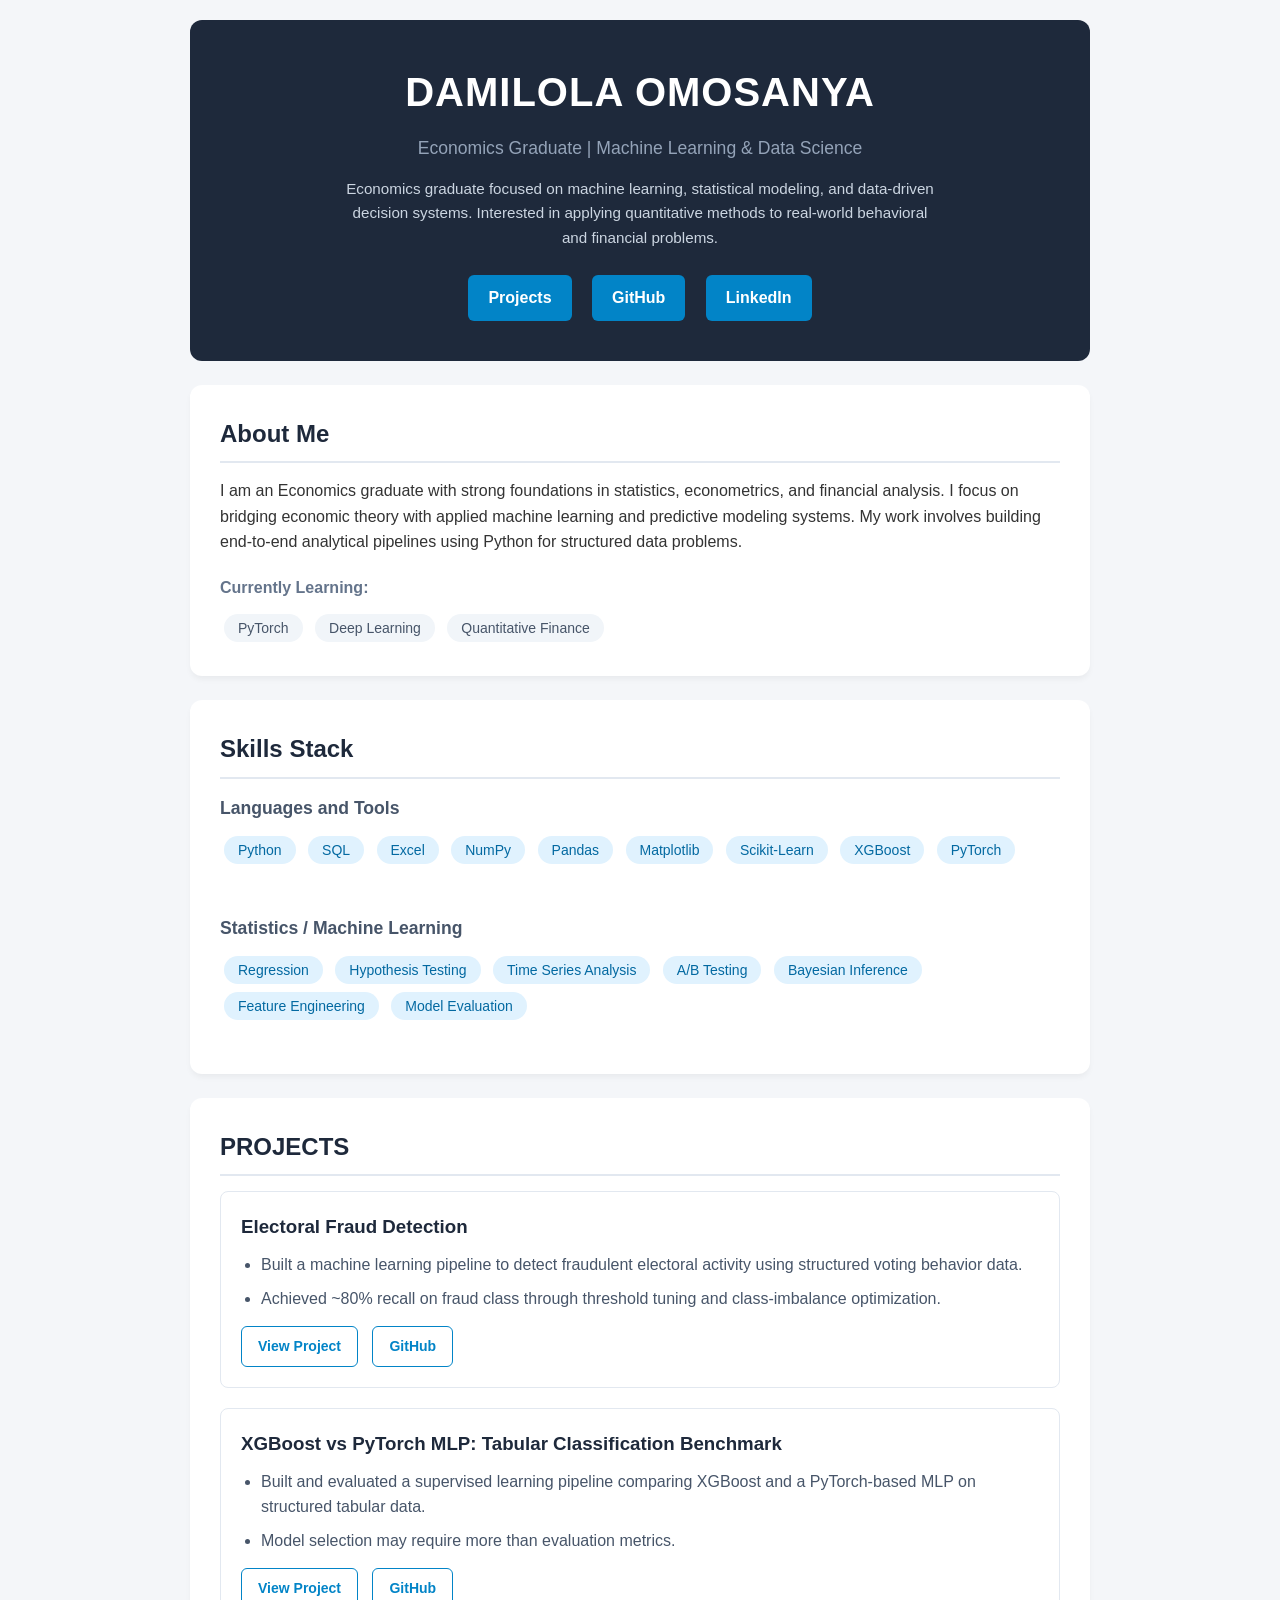
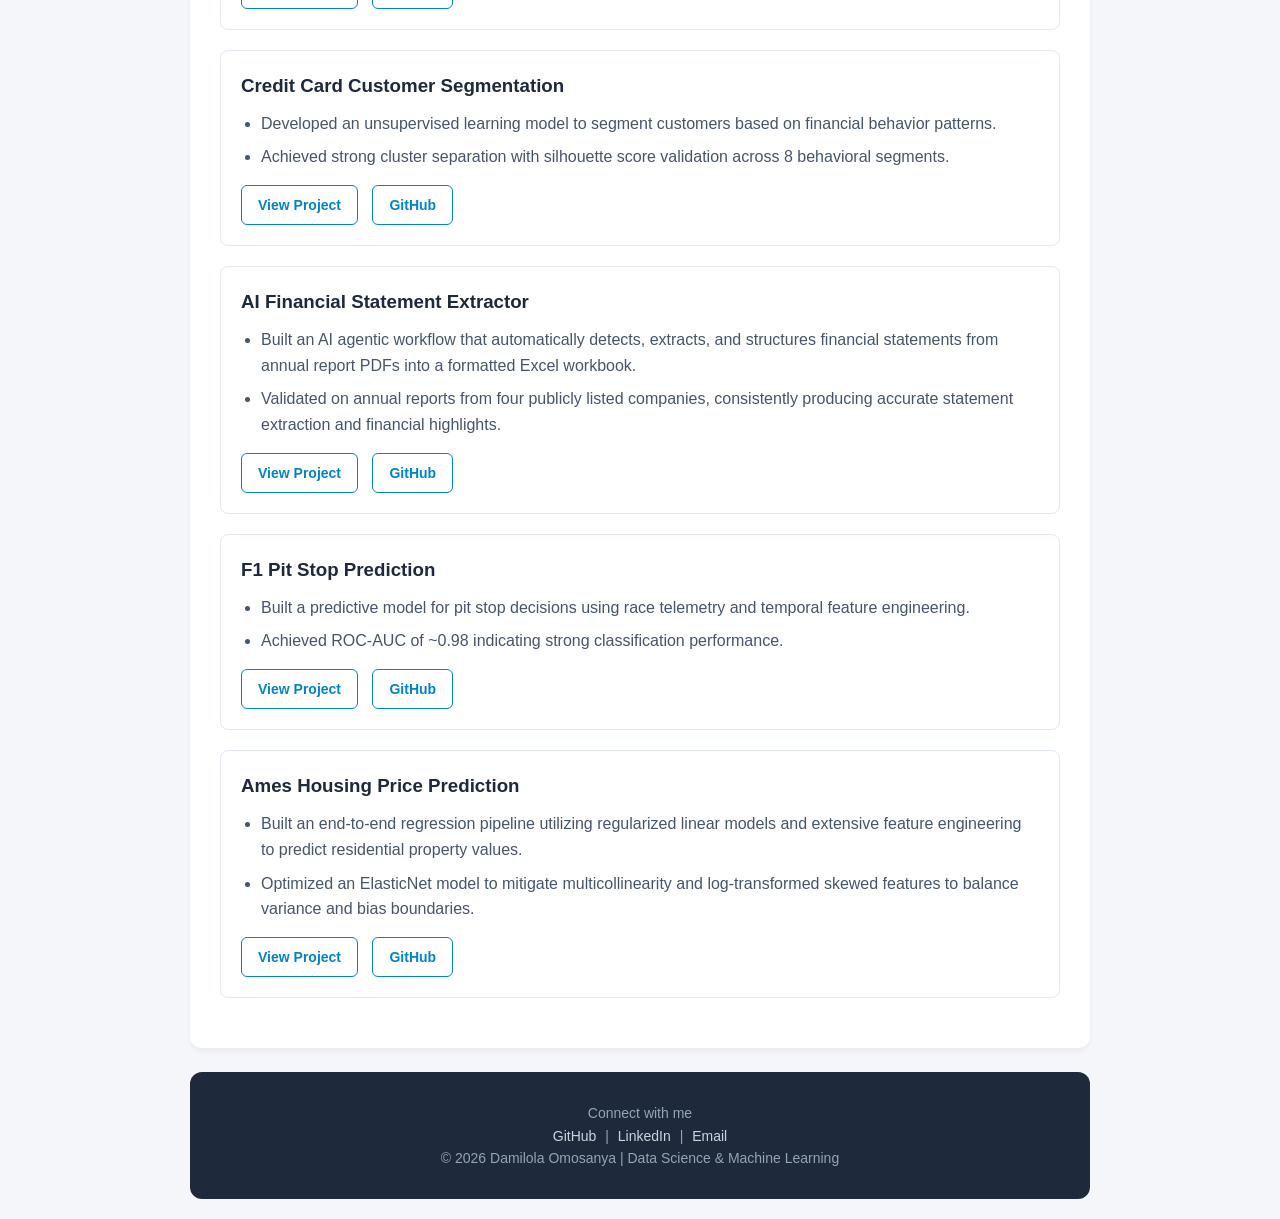
<file: index.html>
<!DOCTYPE html>
<html>
<head>
    <title>Portfolio Dashboard</title>
    <link rel="stylesheet" type="text/css" href="style.css"/>
    <meta name="viewport" content="width=device-width, initial-scale=1" />
</head>

<body>
<div class="main-container">

    <header>
        <h1 id="name">DAMILOLA OMOSANYA</h1>

        <p id="subtitle">
            Economics Graduate | Machine Learning & Data Science
        </p>

        <p id="interests">
            Economics graduate focused on machine learning, statistical modeling, and data-driven decision systems.
            Interested in applying quantitative methods to real-world behavioral and financial problems.
        </p>

        <p id="cta">
            <a id="projects" href="#project-div">Projects</a>
            <a id="github" href="https://github.com/mikedammy">GitHub</a>
            <a id="linkedin" href="https://www.linkedin.com/in/mikedami?trk=contact-info">LinkedIn</a>
        </p>
    </header>

    <div id="about">
        <h2>About Me</h2>

        <p>
            I am an Economics graduate with strong foundations in statistics, econometrics, and financial analysis.
            I focus on bridging economic theory with applied machine learning and predictive modeling systems.
            My work involves building end-to-end analytical pipelines using Python for structured data problems.
        </p>

        <h3>Currently Learning:</h3>
        <p>
            <button disabled>PyTorch</button>
            <button disabled>Deep Learning</button>
            <button disabled>Quantitative Finance</button>
        </p>
    </div>

    <div id="skills">
        <h2>Skills Stack</h2>

        <div class="stack-div">
            <h3>Languages and Tools</h3>
            <p>
                <button class="stack-btn" disabled>Python</button>
                <button class="stack-btn" disabled>SQL</button>
                <button class="stack-btn" disabled>Excel</button>
                <button class="stack-btn" disabled>NumPy</button>
                <button class="stack-btn" disabled>Pandas</button>
                <button class="stack-btn" disabled>Matplotlib</button>
                <button class="stack-btn" disabled>Scikit-Learn</button>
                <button class="stack-btn" disabled>XGBoost</button>
                <button class="stack-btn" disabled>PyTorch</button>
            </p>
        </div>

        <br/>

        <div class="stack-div">
            <h3>Statistics / Machine Learning</h3>
            <button class="stack-btn" disabled>Regression</button>
            <button class="stack-btn" disabled>Hypothesis Testing</button>
            <button class="stack-btn" disabled>Time Series Analysis</button>
            <button class="stack-btn" disabled>A/B Testing</button>
            <button class="stack-btn" disabled>Bayesian Inference</button>
            <button class="stack-btn" disabled>Feature Engineering</button>
            <button class="stack-btn" disabled>Model Evaluation</button>
        </div>
    </div>

    <div id="project-div">
        <h2>PROJECTS</h2>

        <div class="project-container">
            <h3>Electoral Fraud Detection</h3>
            <ul>
                <li>
                    Built a machine learning pipeline to detect fraudulent electoral activity using structured voting behavior data.
                </li>
                <li>
                    Achieved ~80% recall on fraud class through threshold tuning and class-imbalance optimization.
                </li>
            </ul>
            <p>
                <a href="electoral-fraud-detection/project-page.html">View Project</a>
                <a href="https://github.com/mikedammy/data-science-portfolio/tree/main/electoral-fraud-detection">GitHub</a>
            </p>
        </div>

        <div class="project-container">
            <h3>XGBoost vs PyTorch MLP: Tabular Classification Benchmark</h3>
            <ul>
                <li>
                    Built and evaluated a supervised learning pipeline comparing XGBoost and a PyTorch-based MLP on structured tabular data.
                </li>
                <li>
                    Model selection may require more than evaluation metrics.
                </li>
            </ul>
            <p>
                <a href="electoral-fraud-detection/pytorch-vs-xgb/project-page.html">View Project</a>
                <a href="https://github.com/mikedammy/data-science-portfolio/tree/main/xgboost-vs-mlp">GitHub</a>
            </p>
        </div>

        <div class="project-container">
            <h3>Credit Card Customer Segmentation</h3>
            <ul>
                <li>
                    Developed an unsupervised learning model to segment customers based on financial behavior patterns.
                </li>
                <li>
                    Achieved strong cluster separation with silhouette score validation across 8 behavioral segments.
                </li>
            </ul>
            <p>
                <a href="credit-card-clustering/project-page.html">View Project</a>
                <a href="https://github.com/mikedammy/data-science-portfolio/tree/main/credit-card-clustering">GitHub</a>
            </p>
        </div>

        <div class="project-container">
            <h3>AI Financial Statement Extractor</h3>
            <ul>
               <li>
                    Built an AI agentic workflow that automatically detects, extracts, and structures financial statements from annual report PDFs into a formatted Excel workbook.
               </li>
               <li>
                    Validated on annual reports from four publicly listed companies, consistently producing accurate statement extraction and financial highlights.
               </li>
            </ul>

            <p>
                <a href="https://mikedammy.github.io/financial-statement-extractor">View Project</a>
                <a href="https://github.com/mikedammy/financial-statement-extractor">GitHub</a>
            </p>
        </div>

        <div class="project-container">
            <h3>F1 Pit Stop Prediction</h3>
            <ul>
                <li>
                    Built a predictive model for pit stop decisions using race telemetry and temporal feature engineering.
                </li>
                <li>
                    Achieved ROC-AUC of ~0.98 indicating strong classification performance.
                </li>
            </ul>
            <p>
                <a href="f1-pit-stop-project/project-page.html">View Project</a>
                <a href="https://github.com/mikedammy/data-science-portfolio/tree/main/f1-pit-stop-project">GitHub</a>
            </p>
        </div>

        <div class="project-container">
            <h3>Ames Housing Price Prediction</h3>
            <ul>
                <li>
                    Built an end-to-end regression pipeline utilizing regularized linear models and extensive feature engineering to predict residential property values.
                </li>
                <li>
                    Optimized an ElasticNet model to mitigate multicollinearity and log-transformed skewed features to balance variance and bias boundaries.
                </li>
            </ul>
            <p>
                <a href="housing-price-project/project-page.html">View Project</a>
                <a href="https://github.com/mikedammy/data-science-portfolio/tree/main/housing-price-project">GitHub</a>
            </p>
        </div>
        
    </div>

    <footer>
        <p>
            Connect with me <br/>
            <a href="https://github.com/mikedammy">GitHub</a> |
            <a href="https://www.linkedin.com/in/mikedami?trk=contact-info">LinkedIn</a> |
            <a href="mailto:damomike01@gmail.com">Email</a> <br/>
            © 2026 Damilola Omosanya | Data Science & Machine Learning
        </p>
    </footer>

</div>
</body>
</html>
</file>
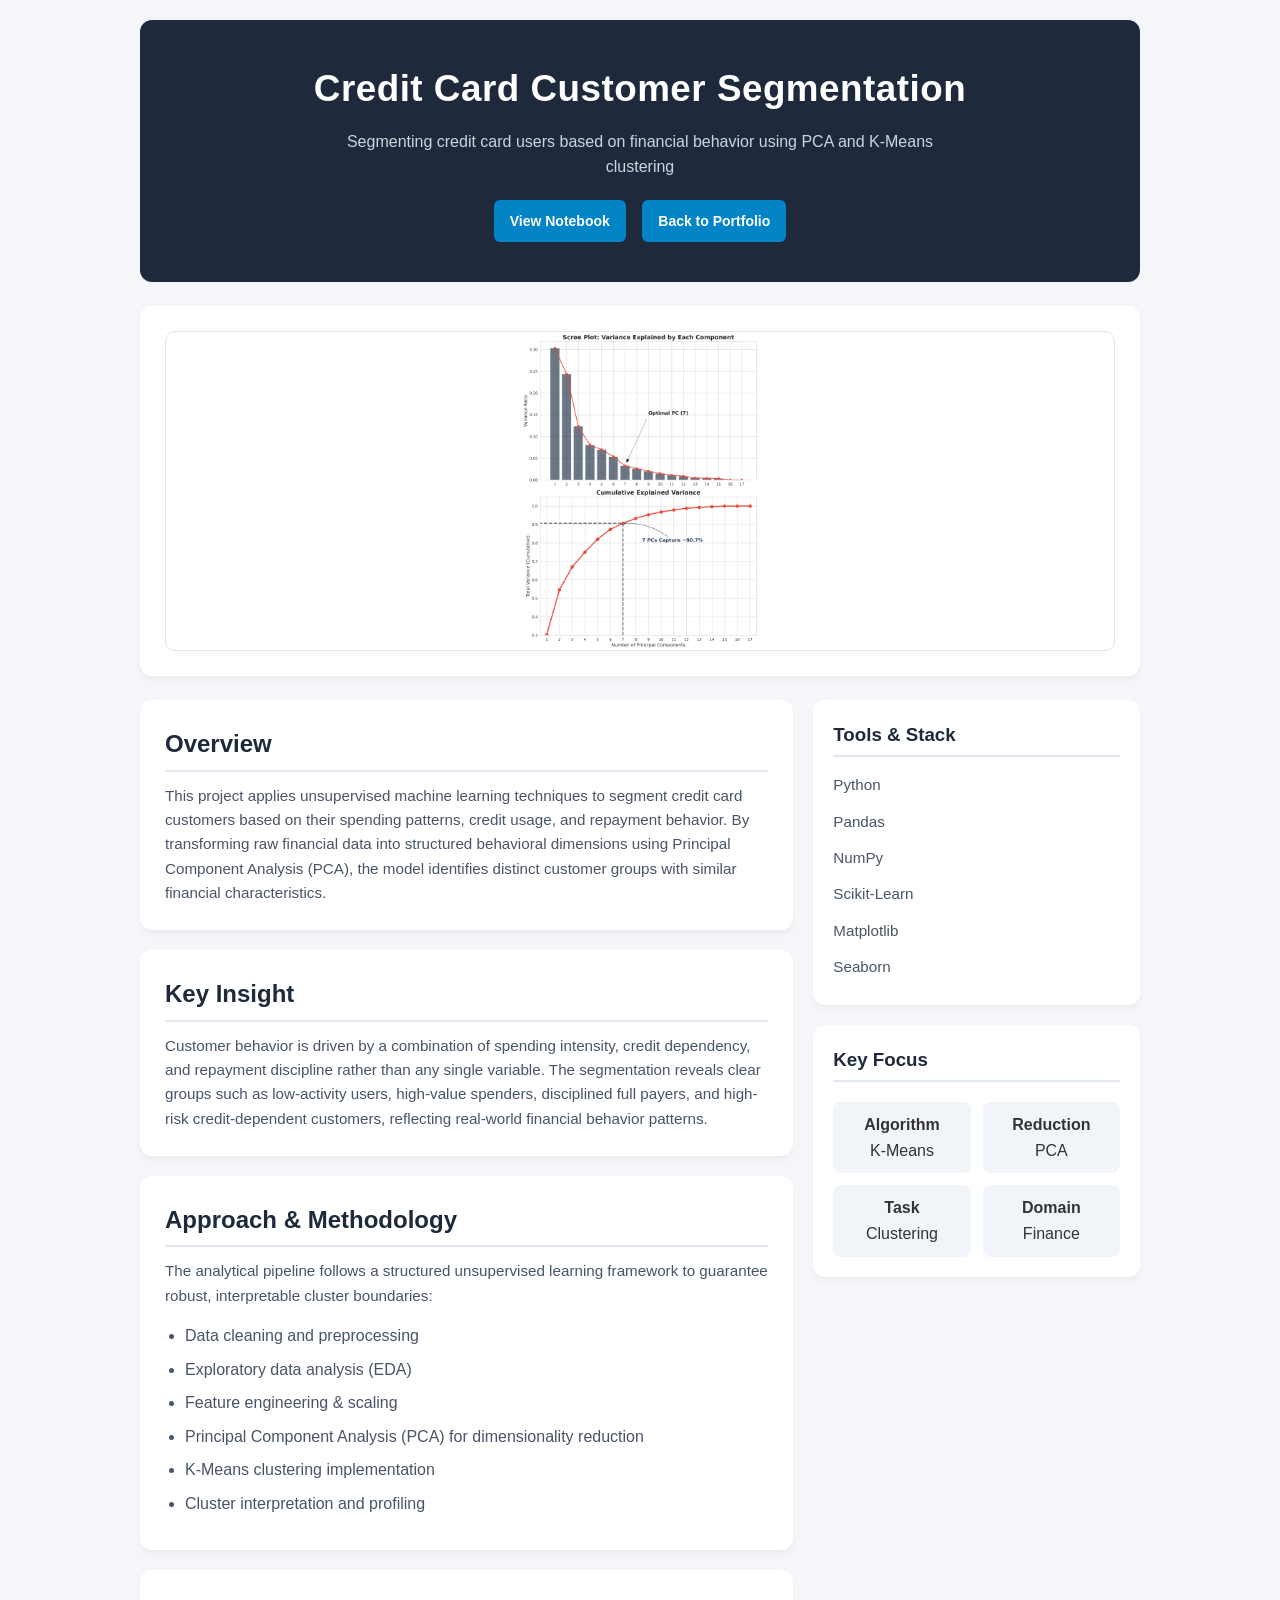
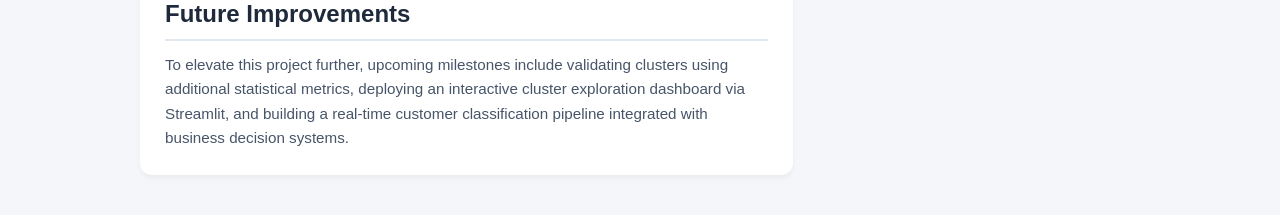
<file: credit-card-clustering/project-page.html>
<!DOCTYPE html>
<html>
<head>
    <title>Project Detail | Customer Segmentation</title>
    <link rel="stylesheet" type="text/css" href="project-page.css"/>
    <meta name="viewport" content="width=device-width, initial-scale=1" />
</head>

<body>

<div class="project-page-container">

    <header class="project-header">
        <h1>Credit Card Customer Segmentation</h1>
        <p class="project-subtitle">
            Segmenting credit card users based on financial behavior using PCA and K-Means clustering
        </p>

        <div class="project-links">
            <a href="full-project.html">View Notebook</a>
            <a href=https://mikedammy.github.io/data-science-portfolio/index.html">Back to Portfolio</a>
        </div>
    </header>

    <section class="project-banner">
        <div class="image-frame">
            <img src="pca_final_selection.png" alt="Customer Segmentation Clusters"/>
        </div>
    </section>

    <div class="project-layout">

        <main class="project-content">

            <section id="overview">
                <h2>Overview</h2>
                <p>
                    This project applies unsupervised machine learning techniques to segment credit card customers based on their spending patterns, credit usage, and repayment behavior. 
                    By transforming raw financial data into structured behavioral dimensions using Principal Component Analysis (PCA), the model identifies distinct customer groups with similar financial characteristics.
                </p>
            </section>

            <section id="key-insight">
                <h2>Key Insight</h2>
                <p>
                    Customer behavior is driven by a combination of spending intensity, credit dependency, and repayment discipline rather than any single variable. 
                    The segmentation reveals clear groups such as low-activity users, high-value spenders, disciplined full payers, and high-risk credit-dependent customers, reflecting real-world financial behavior patterns.
                </p>
            </section>

            <section id="approach">
                <h2>Approach & Methodology</h2>
                <p>
                    The analytical pipeline follows a structured unsupervised learning framework to guarantee robust, interpretable cluster boundaries:
                </p>
                <div class="chart-container" style="margin-top: 15px;">
                    <ul style="margin-left: 20px; color: #475569;">
                        <li style="margin-bottom: 8px;">Data cleaning and preprocessing</li>
                        <li style="margin-bottom: 8px;">Exploratory data analysis (EDA)</li>
                        <li style="margin-bottom: 8px;">Feature engineering & scaling</li>
                        <li style="margin-bottom: 8px;">Principal Component Analysis (PCA) for dimensionality reduction</li>
                        <li style="margin-bottom: 8px;">K-Means clustering implementation</li>
                        <li style="margin-bottom: 8px;">Cluster interpretation and profiling</li>
                    </ul>
                </div>
            </section>

            <section id="future-improvements">
                <h2>Future Improvements</h2>
                <p>
                    To elevate this project further, upcoming milestones include validating clusters using additional statistical metrics, deploying an interactive cluster exploration dashboard via Streamlit, and building a real-time customer classification pipeline integrated with business decision systems.
                </p>
            </section>

        </main>

        <aside class="project-sidebar">

            <div class="tech-stack">
                <h3>Tools & Stack</h3>
                <ul>
                    <li>Python</li>
                    <li>Pandas</li>
                    <li>NumPy</li>
                    <li>Scikit-Learn</li>
                    <li>Matplotlib</li>
                    <li>Seaborn</li>
                </ul>
            </div>

            <div class="metrics">
                <h3>Key Focus</h3>
                <div class="metrics-grid">
                    <div>
                        <strong>Algorithm</strong>
                        <p>K-Means</p>
                    </div>

                    <div>
                        <strong>Reduction</strong>
                        <p>PCA</p>
                    </div>

                    <div>
                        <strong>Task</strong>
                        <p>Clustering</p>
                    </div>

                    <div>
                        <strong>Domain</strong>
                        <p>Finance</p>
                    </div>
                </div>
            </div>

        </aside>

    </div> </div> </body>
</html>
</file>
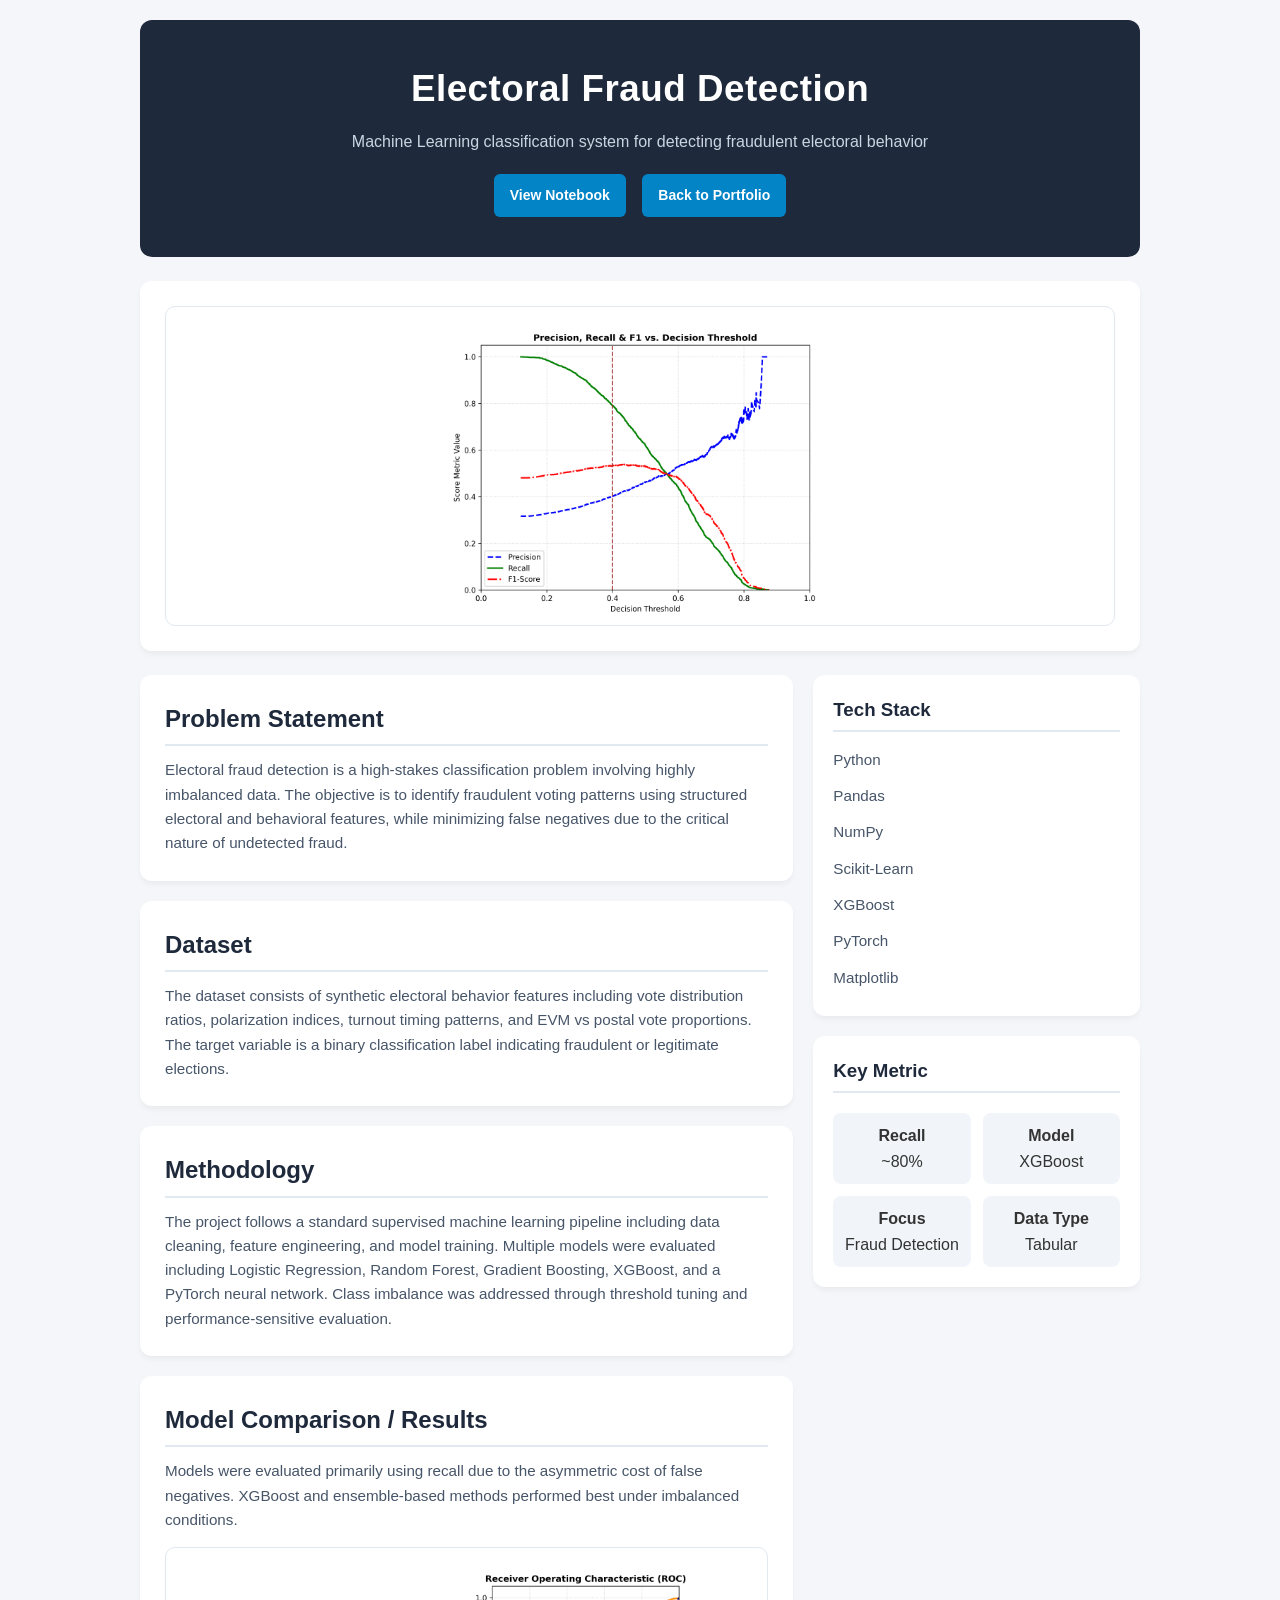
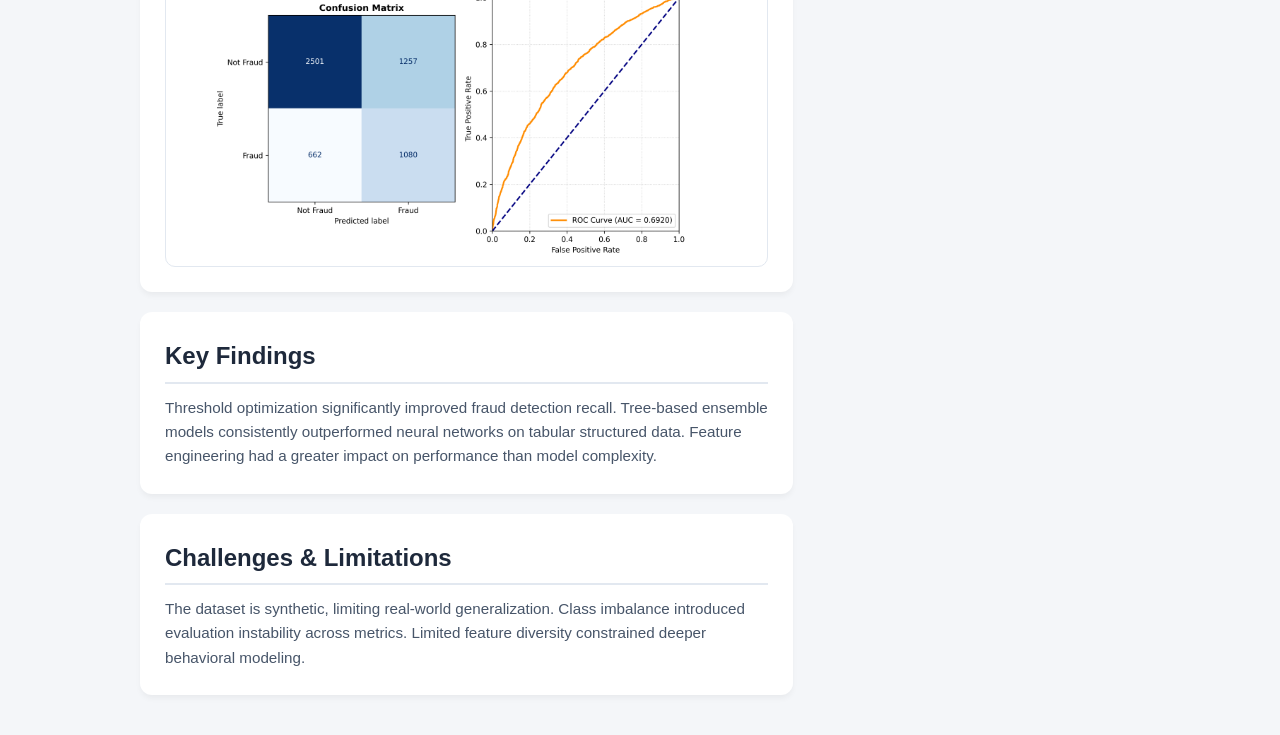
<file: electoral-fraud-detection/project-page.html>
<!DOCTYPE html>
<html>
<head>
    <title>Project Detail</title>
    <link rel="stylesheet" type="text/css" href="project-page.css"/>
    <meta name="viewport" content="width=device-width, initial-scale=1" />
</head>

<body>

<div class="project-page-container">

    <!-- PROJECT TITLE -->
    <header class="project-header">
        <h1>Electoral Fraud Detection</h1>
        <p class="project-subtitle">
            Machine Learning classification system for detecting fraudulent electoral behavior
        </p>

        <div class="project-links">
            <a href="full-notebook.html">View Notebook</a>
            <a href="https://mikedammy.github.io/data-science-portfolio/index.html">Back to Portfolio</a>
        </div>
    </header>

    <!-- BANNER / VISUALIZATION -->
    <section class="project-banner">
        <div class="image-frame">
            <img src="decision_threshold.png" alt="Decision Threshold"/>
        </div>
    </section>

    <div class="project-layout">

        <!-- MAIN CONTENT -->
        <main class="project-content">

            <!-- PROBLEM STATEMENT -->
            <section>
                <h2>Problem Statement</h2>
                <p>
                    Electoral fraud detection is a high-stakes classification problem involving highly imbalanced data.
                    The objective is to identify fraudulent voting patterns using structured electoral and behavioral features,
                    while minimizing false negatives due to the critical nature of undetected fraud.
                </p>
            </section>

            <!-- DATASET -->
            <section>
                <h2>Dataset</h2>
                <p>
                    The dataset consists of synthetic electoral behavior features including vote distribution ratios,
                    polarization indices, turnout timing patterns, and EVM vs postal vote proportions.
                    The target variable is a binary classification label indicating fraudulent or legitimate elections.
                </p>
            </section>

            <!-- METHODOLOGY -->
            <section>
                <h2>Methodology</h2>
                <p>
                    The project follows a standard supervised machine learning pipeline including data cleaning,
                    feature engineering, and model training. Multiple models were evaluated including Logistic Regression,
                    Random Forest, Gradient Boosting, XGBoost, and a PyTorch neural network.
                    Class imbalance was addressed through threshold tuning and performance-sensitive evaluation.
                </p>
            </section>

            <!-- MODEL RESULTS -->
            <section>
                <h2>Model Comparison / Results</h2>
                <p>
                    Models were evaluated primarily using recall due to the asymmetric cost of false negatives.
                    XGBoost and ensemble-based methods performed best under imbalanced conditions.
                </p>

                <div class="chart-container">
                    <div class="image-frame">
                        <img src="roc_auc_curve.png" alt="ROC-AUC curve"/>
                    </div>
                </div>
            </section>

            <!-- KEY FINDINGS -->
            <section>
                <h2>Key Findings</h2>
                <p>
                    Threshold optimization significantly improved fraud detection recall.
                    Tree-based ensemble models consistently outperformed neural networks on tabular structured data.
                    Feature engineering had a greater impact on performance than model complexity.
                </p>
            </section>

            <!-- LIMITATIONS -->
            <section>
                <h2>Challenges & Limitations</h2>
                <p>
                    The dataset is synthetic, limiting real-world generalization.
                    Class imbalance introduced evaluation instability across metrics.
                    Limited feature diversity constrained deeper behavioral modeling.
                </p>
            </section>

        </main>

        <!-- SIDEBAR -->
        <aside class="project-sidebar">

            <div class="tech-stack">
                <h3>Tech Stack</h3>
                <ul>
                    <li>Python</li>
                    <li>Pandas</li>
                    <li>NumPy</li>
                    <li>Scikit-Learn</li>
                    <li>XGBoost</li>
                    <li>PyTorch</li>
                    <li>Matplotlib</li>
                </ul>
            </div>

            <div class="metrics">
                <h3>Key Metric</h3>
                <div class="metrics-grid">
                <div>
                    <strong>Recall</strong>
                    <p>~80%</p>
                </div>

                <div>
                    <strong>Model</strong>
                    <p>XGBoost</p>
                </div>

                <div>
                    <strong>Focus</strong>
                    <p>Fraud Detection</p>
                </div>

                <div>
                    <strong>Data Type</strong>
                    <p>Tabular</p>
                </div>
            </div>
            </div>

        </aside>

    </div>

</div>

</body>
</html>
</file>
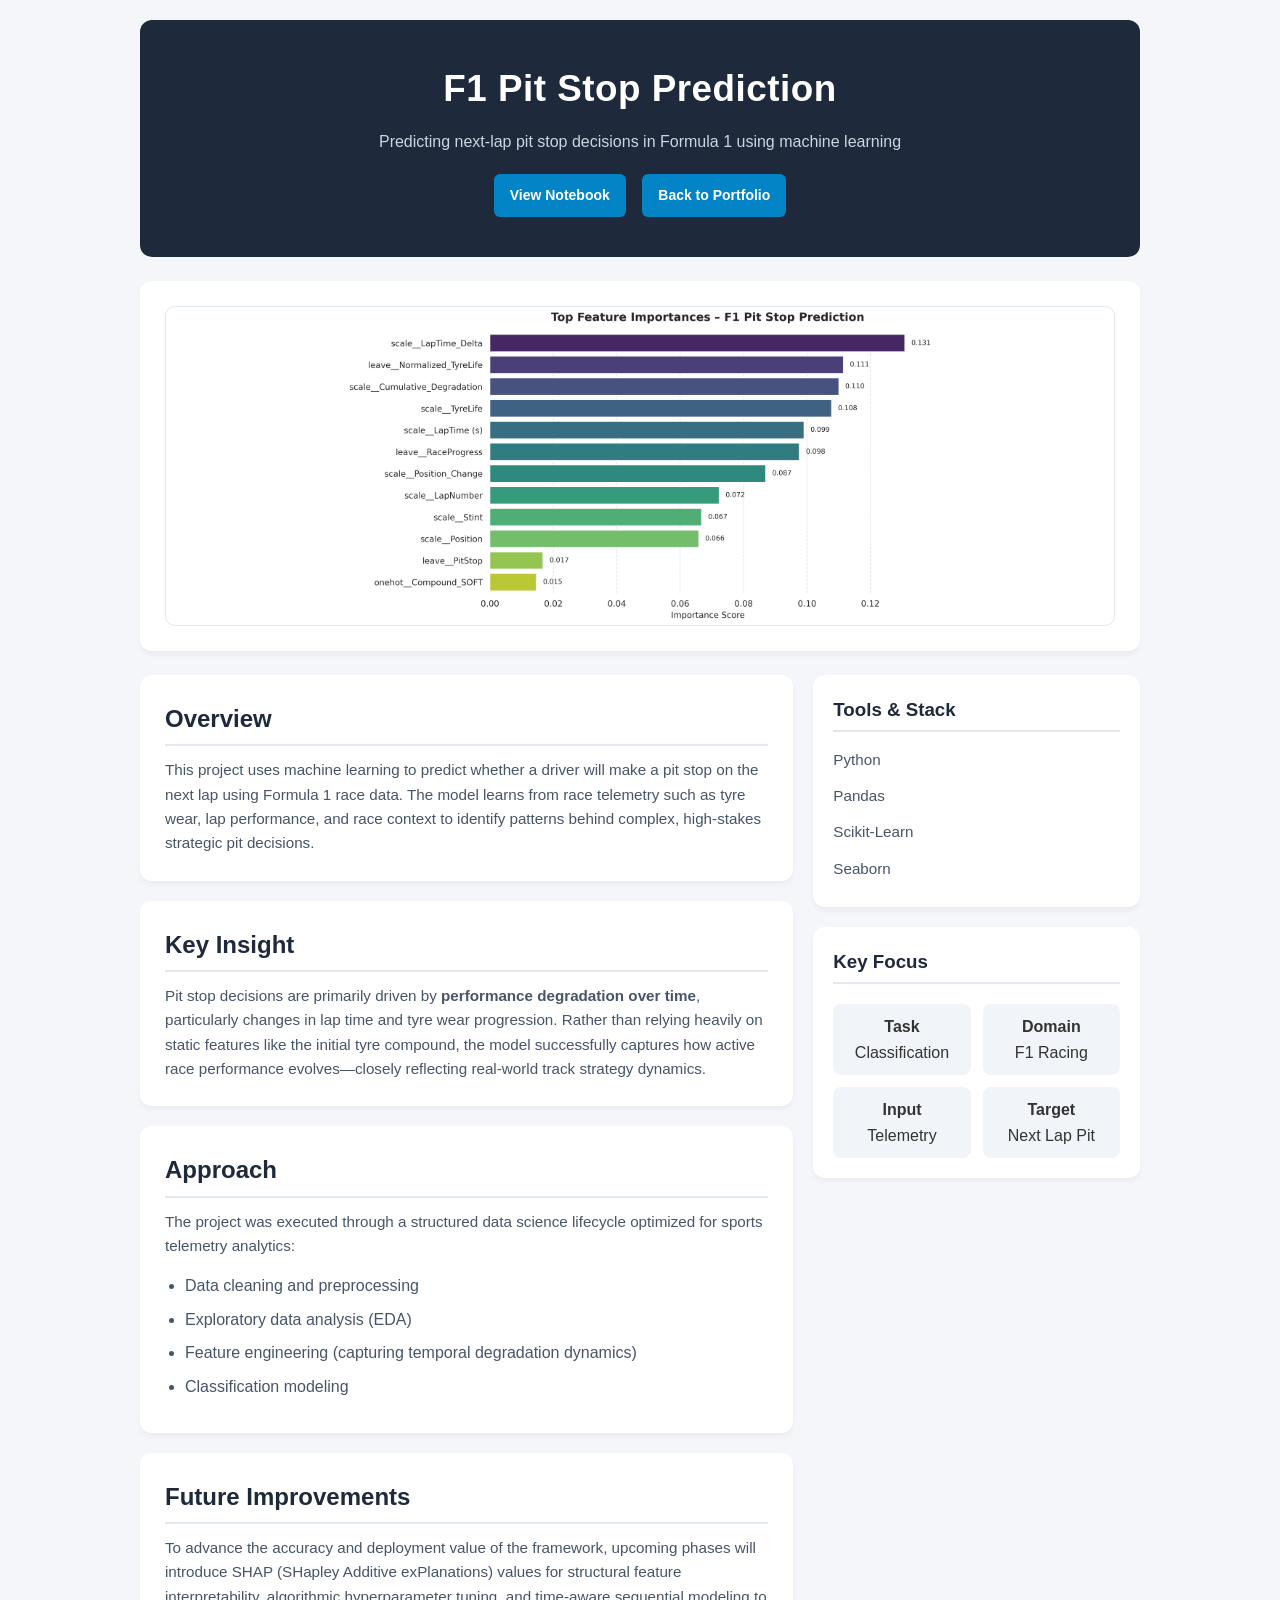
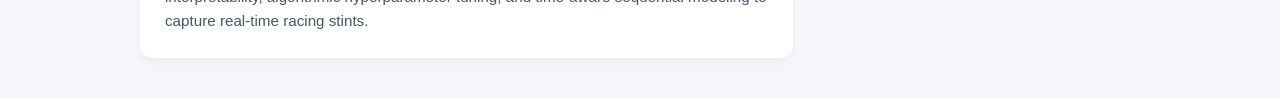
<file: f1-pit-stop-project/project-page.html>
<!DOCTYPE html>
<html>
<head>
    <title>Project Detail | F1 Pit Stop Prediction</title>
    <link rel="stylesheet" type="text/css" href="project-page.css"/>
    <meta name="viewport" content="width=device-width, initial-scale=1" />
</head>

<body>

<div class="project-page-container">

    <header class="project-header">
        <h1>F1 Pit Stop Prediction</h1>
        <p class="project-subtitle">
            Predicting next-lap pit stop decisions in Formula 1 using machine learning
        </p>

        <div class="project-links">
            <a href="f1_claasification.html">View Notebook</a>
            <a href="https://mikedammy.github.io/data-science-portfolio/index.html">Back to Portfolio</a>
        </div>
    </header>

    <section class="project-banner">
        <div class="image-frame">
            <img src="feature_importance.png" alt="Feature Importance Plot"/>
        </div>
    </section>

    <div class="project-layout">

        <main class="project-content">

            <section id="overview">
                <h2>Overview</h2>
                <p>
                    This project uses machine learning to predict whether a driver will make a pit stop on the next lap using Formula 1 race data. 
                    The model learns from race telemetry such as tyre wear, lap performance, and race context to identify patterns behind complex, high-stakes strategic pit decisions.
                </p>
            </section>

            <section id="key-insight">
                <h2>Key Insight</h2>
                <p>
                    Pit stop decisions are primarily driven by <strong>performance degradation over time</strong>, particularly changes in lap time and tyre wear progression. 
                    Rather than relying heavily on static features like the initial tyre compound, the model successfully captures how active race performance evolves—closely reflecting real-world track strategy dynamics.
                </p>
            </section>

            <section id="approach">
                <h2>Approach</h2>
                <p>
                    The project was executed through a structured data science lifecycle optimized for sports telemetry analytics:
                </p>
                <div class="chart-container" style="margin-top: 15px;">
                    <ul style="margin-left: 20px; color: #475569;">
                        <li style="margin-bottom: 8px;">Data cleaning and preprocessing</li>
                        <li style="margin-bottom: 8px;">Exploratory data analysis (EDA)</li>
                        <li style="margin-bottom: 8px;">Feature engineering (capturing temporal degradation dynamics)</li>
                        <li style="margin-bottom: 8px;">Classification modeling</li>
                    </ul>
                </div>
            </section>

            <section id="future-improvements">
                <h2>Future Improvements</h2>
                <p>
                    To advance the accuracy and deployment value of the framework, upcoming phases will introduce SHAP (SHapley Additive exPlanations) values for structural feature interpretability, algorithmic hyperparameter tuning, and time-aware sequential modeling to capture real-time racing stints.
                </p>
            </section>

        </main>

        <aside class="project-sidebar">

            <div class="tech-stack">
                <h3>Tools & Stack</h3>
                <ul>
                    <li>Python</li>
                    <li>Pandas</li>
                    <li>Scikit-Learn</li>
                    <li>Seaborn</li>
                </ul>
            </div>

            <div class="metrics">
                <h3>Key Focus</h3>
                <div class="metrics-grid">
                    <div>
                        <strong>Task</strong>
                        <p>Classification</p>
                    </div>

                    <div>
                        <strong>Domain</strong>
                        <p>F1 Racing</p>
                    </div>

                    <div>
                        <strong>Input</strong>
                        <p>Telemetry</p>
                    </div>

                    <div>
                        <strong>Target</strong>
                        <p>Next Lap Pit</p>
                    </div>
                </div>
            </div>

        </aside>

    </div> </div> </body>
</html>
</file>
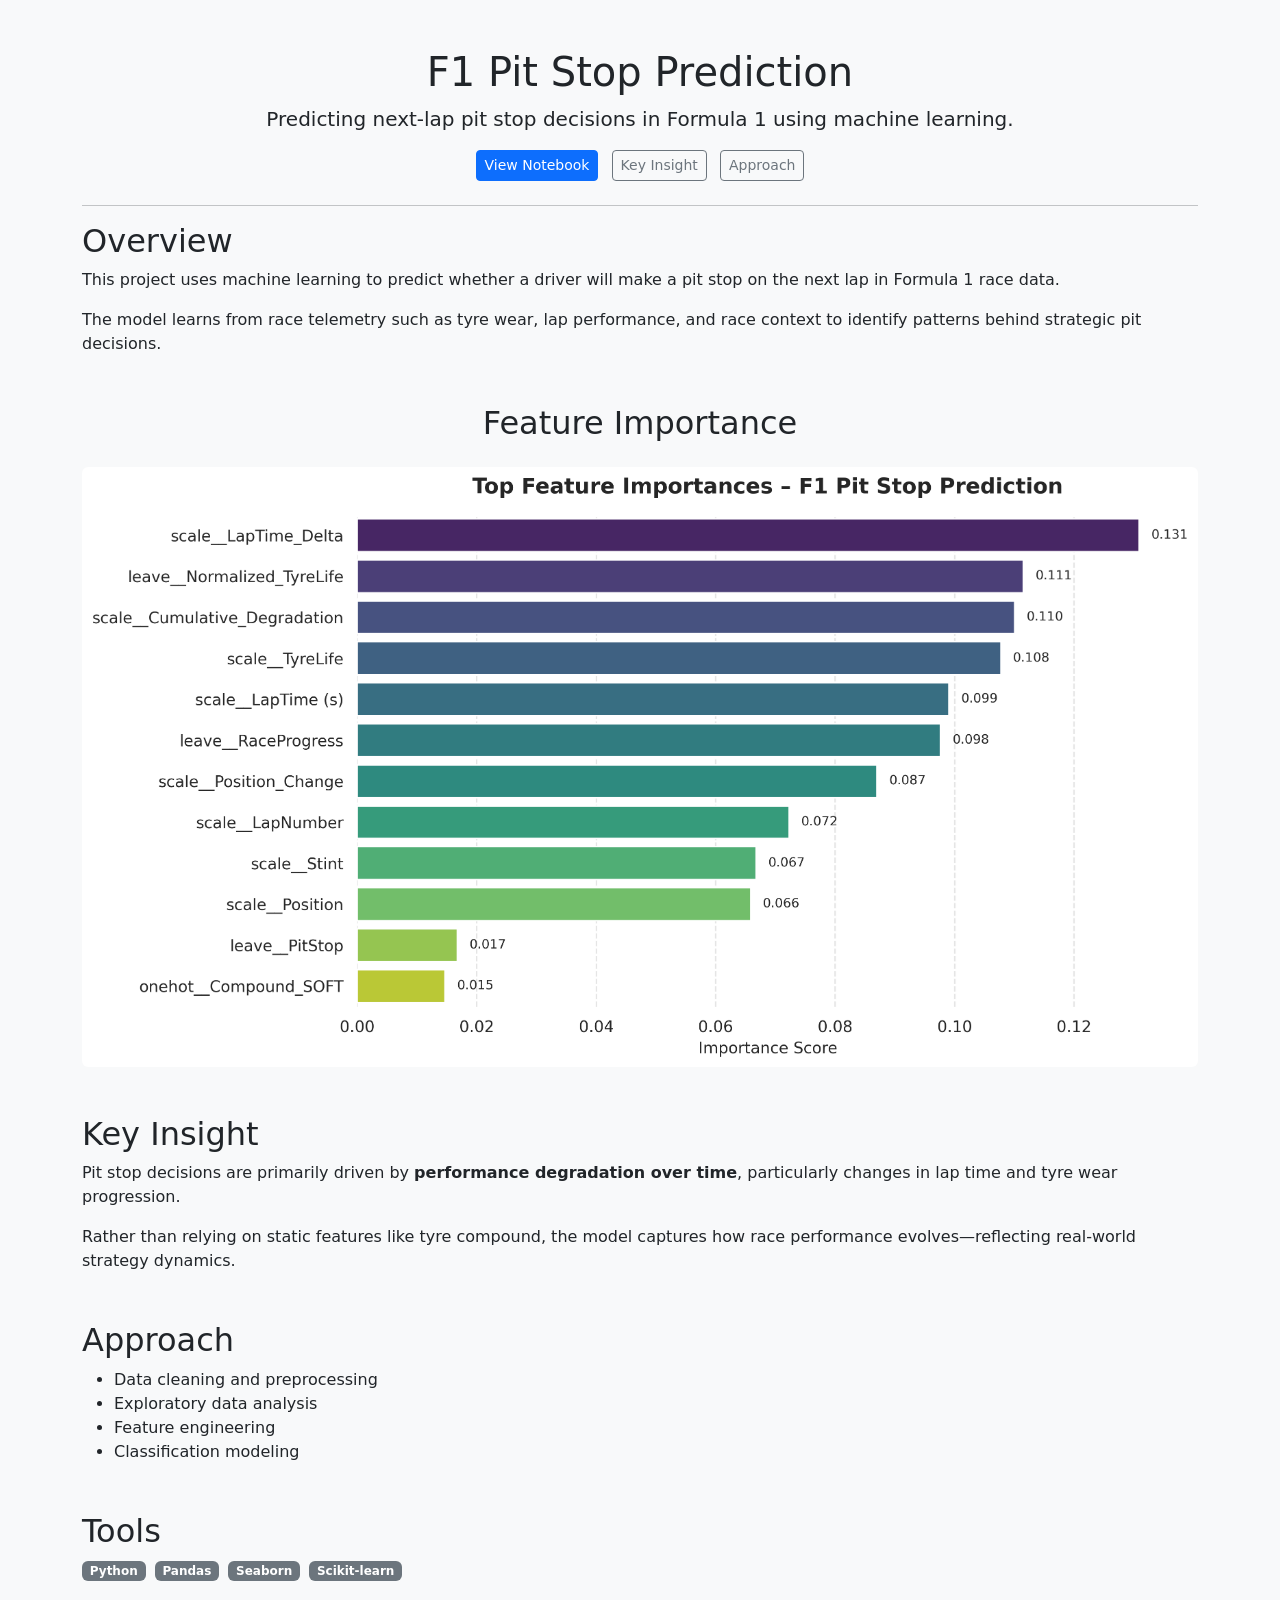
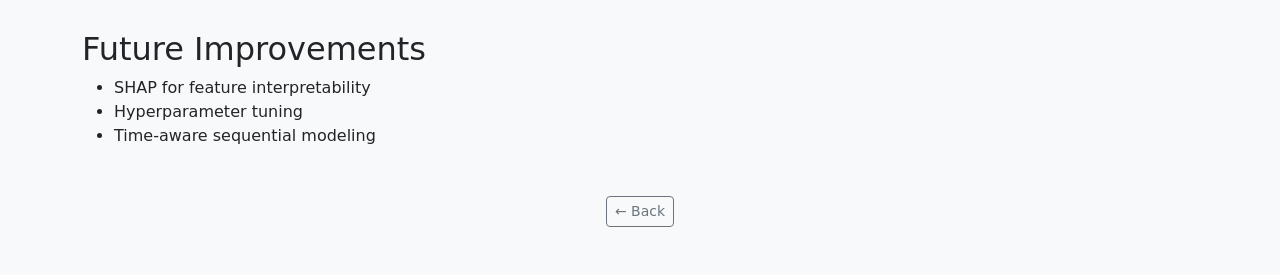
<file: f1-pit-stop-project/readme.html>
<!DOCTYPE html>
<html lang="en">
<head>
    <meta charset="UTF-8">
    <meta name="viewport" content="width=device-width, initial-scale=1.0">
    <title>F1 Pit Stop Prediction</title>

    <!-- Bootstrap -->
    <link href="https://cdn.jsdelivr.net/npm/bootstrap@5.3.0/dist/css/bootstrap.min.css" rel="stylesheet">
</head>

<body class="bg-light">

<div class="container py-5">

    <!-- Header -->
    <div class="text-center mb-4">
        <h1>F1 Pit Stop Prediction</h1>
        <p class="lead">
            Predicting next-lap pit stop decisions in Formula 1 using machine learning.
        </p>

        <div>
            <a href="f1_classification.html" class="btn btn-primary btn-sm me-2">
                View Notebook
            </a>
            <a href="#key-insight" class="btn btn-outline-secondary btn-sm me-2">
                Key Insight
            </a>
            <a href="#approach" class="btn btn-outline-secondary btn-sm">
                Approach
            </a>
        </div>
    </div>

    <hr>

    <!-- Overview -->
    <div class="mb-5">
        <h2>Overview</h2>

        <p>
            This project uses machine learning to predict whether a driver will make a pit stop on the next lap in Formula 1 race data.
        </p>

        <p>
            The model learns from race telemetry such as tyre wear, lap performance, and race context to identify patterns behind strategic pit decisions.
        </p>
    </div>

    <!-- Feature Importance -->
    <div class="mb-5 text-center">
        <h2>Feature Importance</h2>
        <img src="feature_importance.png" class="img-fluid rounded mt-3" alt="Feature Importance Chart">
    </div>

    <!-- Key Insight -->
    <div class="mb-5">
        <h2 id="key-insight">Key Insight</h2>

        <p>
            Pit stop decisions are primarily driven by <strong>performance degradation over time</strong>, particularly changes in lap time and tyre wear progression.
        </p>

        <p>
            Rather than relying on static features like tyre compound, the model captures how race performance evolves—reflecting real-world strategy dynamics.
        </p>
    </div>

    <!-- Approach -->
    <div class="mb-5">
        <h2 id="approach">Approach</h2>

        <ul>
            <li>Data cleaning and preprocessing</li>
            <li>Exploratory data analysis</li>
            <li>Feature engineering</li>
            <li>Classification modeling</li>
        </ul>
    </div>

    <!-- Tools -->
    <div class="mb-5">
        <h2>Tools</h2>

        <span class="badge bg-secondary me-1">Python</span>
        <span class="badge bg-secondary me-1">Pandas</span>
        <span class="badge bg-secondary me-1">Seaborn</span>
        <span class="badge bg-secondary">Scikit-learn</span>
    </div>

    <!-- Future Work -->
    <div>
        <h2>Future Improvements</h2>

        <ul>
            <li>SHAP for feature interpretability</li>
            <li>Hyperparameter tuning</li>
            <li>Time-aware sequential modeling</li>
        </ul>
    </div>

    <div class="text-center mt-5">
        <a href="../index.html" 
           class="btn btn-outline-secondary btn-sm"
           onclick="if (history.length > 1) { history.back(); return false; }">
            ← Back
        </a>
    </div>

</div>
    
</body>
</html>
</file>
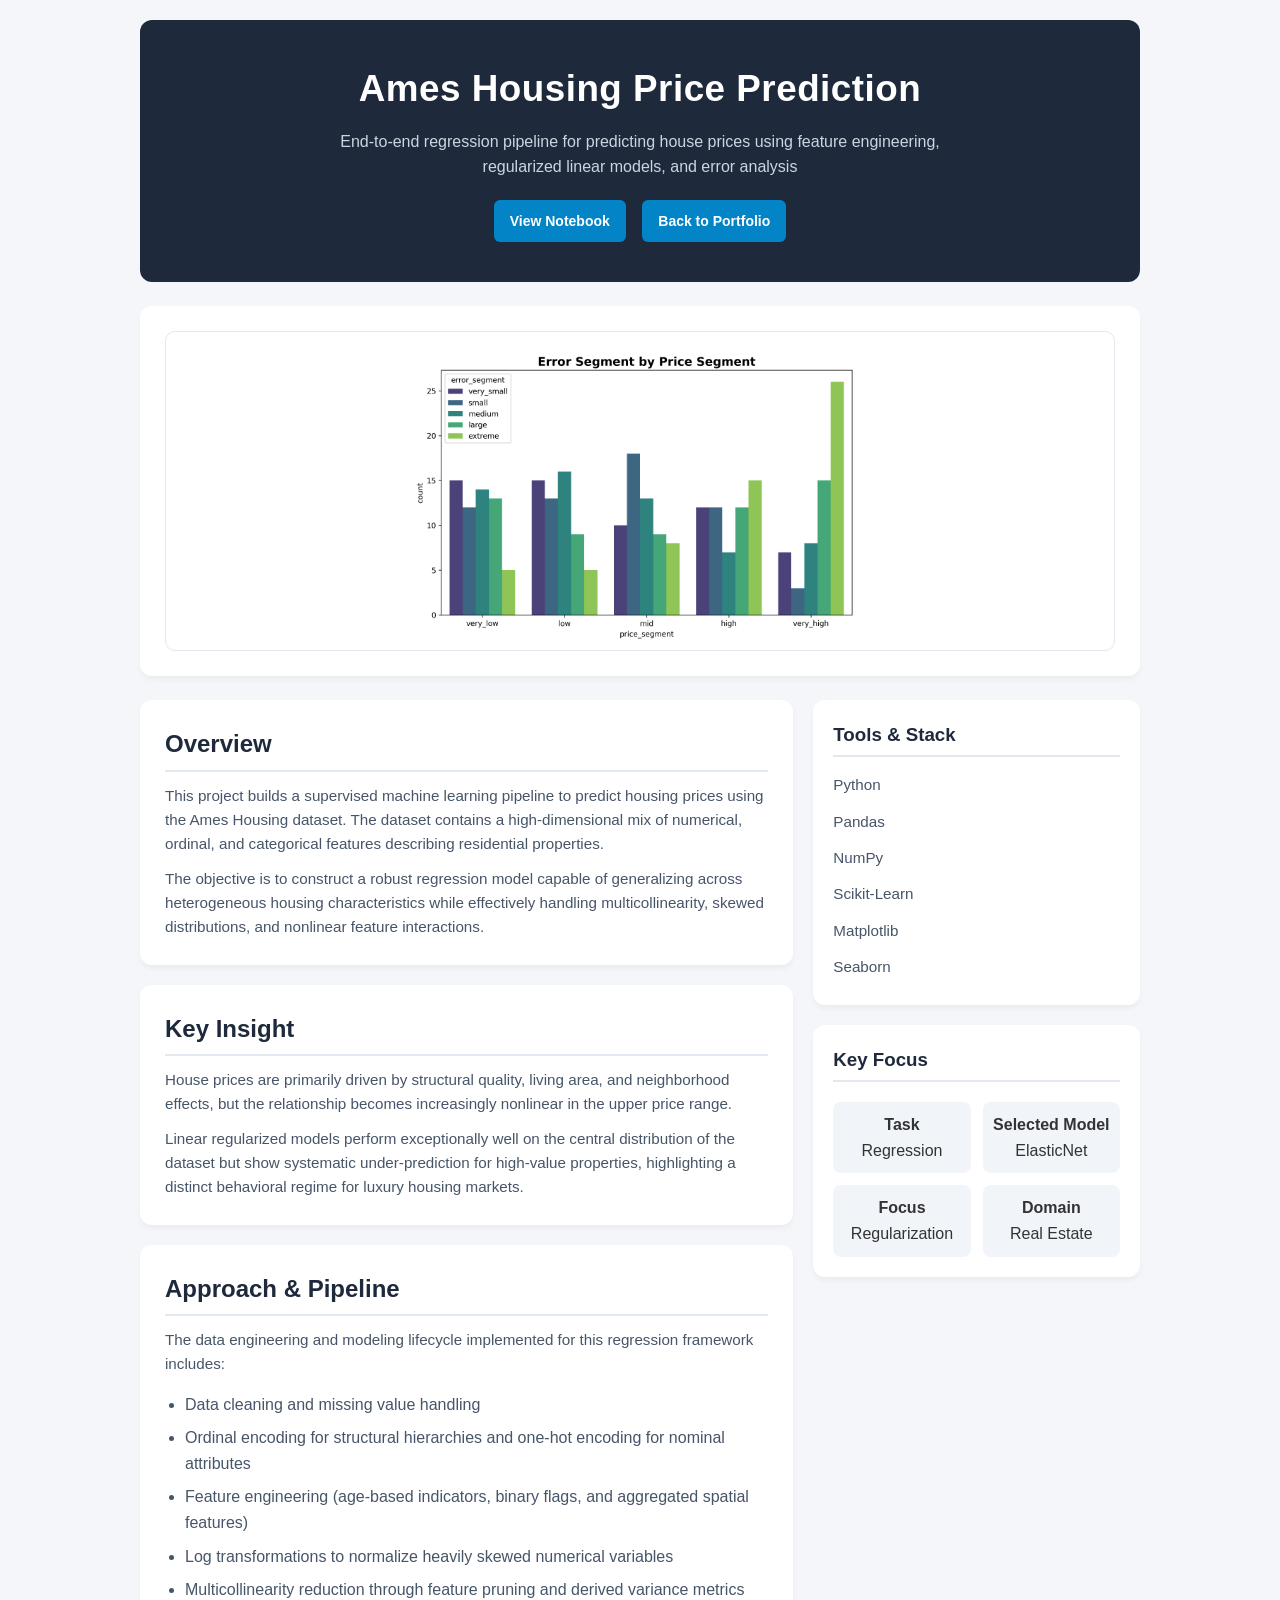
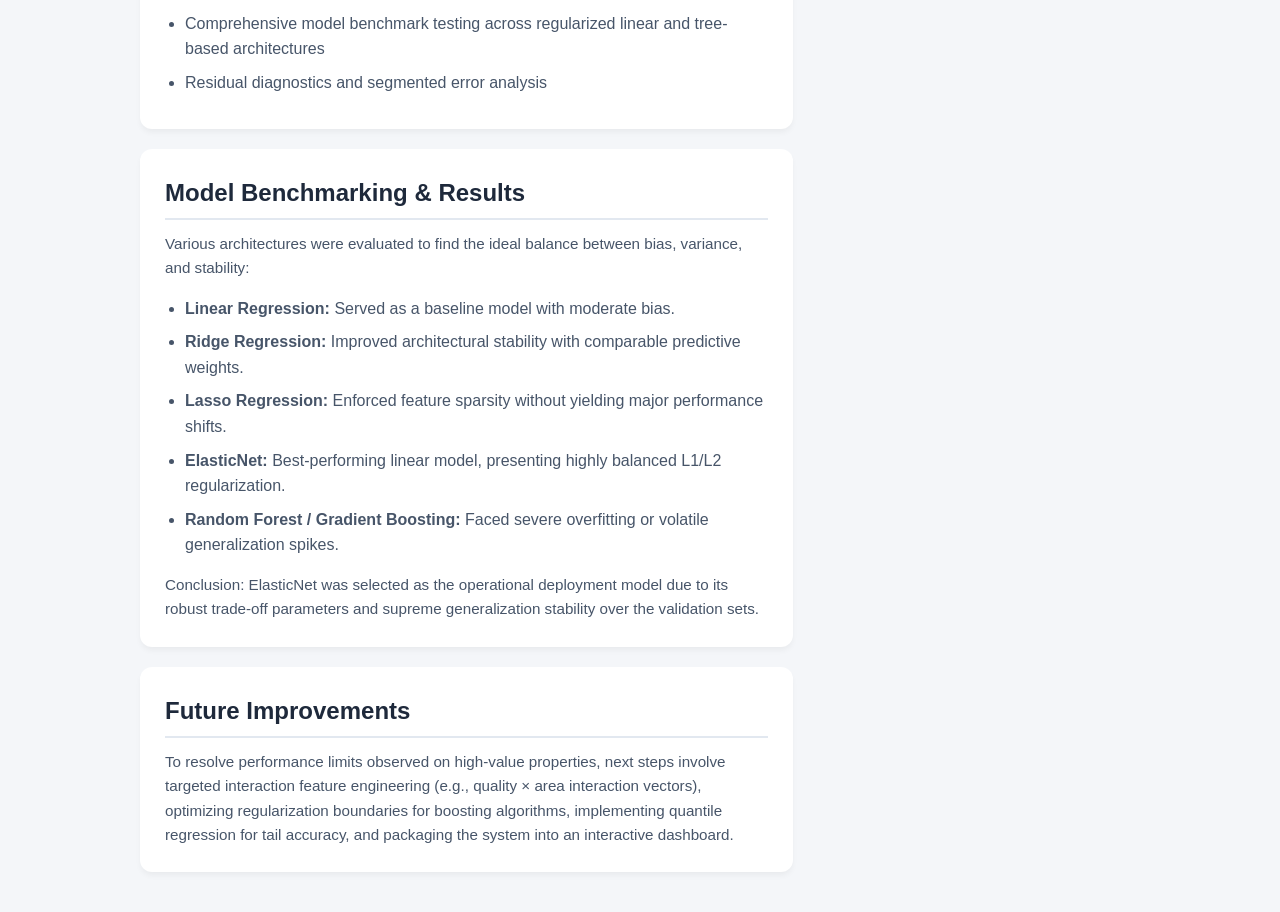
<file: housing-price-project/project-page.html>
<!DOCTYPE html>
<html>
<head>
    <title>Project Detail | Ames Housing Prediction</title>
    <link rel="stylesheet" type="text/css" href="project-page.css"/>
    <meta name="viewport" content="width=device-width, initial-scale=1" />
</head>

<body>

<div class="project-page-container">

    <header class="project-header">
        <h1>Ames Housing Price Prediction</h1>
        <p class="project-subtitle">
            End-to-end regression pipeline for predicting house prices using feature engineering, regularized linear models, and error analysis
        </p>

        <div class="project-links">
            <a href="ames_housing_project.html">View Notebook</a>
            <a href="https://mikedammy.github.io/data-science-portfolio/index.html">Back to Portfolio</a>
        </div>
    </header>

    <section class="project-banner">
        <div class="image-frame">
            <img src="error_segment_chart.png" alt="Actual vs Predicted Prices - Error Segment Chart"/>
        </div>
    </section>

    <div class="project-layout">

        <main class="project-content">

            <section id="overview">
                <h2>Overview</h2>
                <p>
                    This project builds a supervised machine learning pipeline to predict housing prices using the Ames Housing dataset. The dataset contains a high-dimensional mix of numerical, ordinal, and categorical features describing residential properties.
                </p>
                <p style="margin-top: 10px;">
                    The objective is to construct a robust regression model capable of generalizing across heterogeneous housing characteristics while effectively handling multicollinearity, skewed distributions, and nonlinear feature interactions.
                </p>
            </section>

            <section id="key-insight">
                <h2>Key Insight</h2>
                <p>
                    House prices are primarily driven by structural quality, living area, and neighborhood effects, but the relationship becomes increasingly nonlinear in the upper price range.
                </p>
                <p style="margin-top: 10px;">
                    Linear regularized models perform exceptionally well on the central distribution of the dataset but show systematic under-prediction for high-value properties, highlighting a distinct behavioral regime for luxury housing markets.
                </p>
            </section>

            <section id="approach">
                <h2>Approach & Pipeline</h2>
                <p>
                    The data engineering and modeling lifecycle implemented for this regression framework includes:
                </p>
                <div class="chart-container" style="margin-top: 15px;">
                    <ul style="margin-left: 20px; color: #475569;">
                        <li style="margin-bottom: 8px;">Data cleaning and missing value handling</li>
                        <li style="margin-bottom: 8px;">Ordinal encoding for structural hierarchies and one-hot encoding for nominal attributes</li>
                        <li style="margin-bottom: 8px;">Feature engineering (age-based indicators, binary flags, and aggregated spatial features)</li>
                        <li style="margin-bottom: 8px;">Log transformations to normalize heavily skewed numerical variables</li>
                        <li style="margin-bottom: 8px;">Multicollinearity reduction through feature pruning and derived variance metrics</li>
                        <li style="margin-bottom: 8px;">Comprehensive model benchmark testing across regularized linear and tree-based architectures</li>
                        <li style="margin-bottom: 8px;">Residual diagnostics and segmented error analysis</li>
                    </ul>
                </div>
            </section>

            <section id="results">
                <h2>Model Benchmarking & Results</h2>
                <p>
                    Various architectures were evaluated to find the ideal balance between bias, variance, and stability:
                </p>
                <div class="chart-container" style="margin-top: 15px;">
                    <ul style="margin-left: 20px; color: #475569;">
                        <li style="margin-bottom: 8px;"><strong>Linear Regression:</strong> Served as a baseline model with moderate bias.</li>
                        <li style="margin-bottom: 8px;"><strong>Ridge Regression:</strong> Improved architectural stability with comparable predictive weights.</li>
                        <li style="margin-bottom: 8px;"><strong>Lasso Regression:</strong> Enforced feature sparsity without yielding major performance shifts.</li>
                        <li style="margin-bottom: 8px;"><strong>ElasticNet:</strong> Best-performing linear model, presenting highly balanced L1/L2 regularization.</li>
                        <li style="margin-bottom: 8px;"><strong>Random Forest / Gradient Boosting:</strong> Faced severe overfitting or volatile generalization spikes.</li>
                    </ul>
                </div>
                <p style="margin-top: 15px; font-weight: 500;">
                    Conclusion: ElasticNet was selected as the operational deployment model due to its robust trade-off parameters and supreme generalization stability over the validation sets.
                </p>
            </section>

            <section id="future-improvements">
                <h2>Future Improvements</h2>
                <p>
                    To resolve performance limits observed on high-value properties, next steps involve targeted interaction feature engineering (e.g., quality × area interaction vectors), optimizing regularization boundaries for boosting algorithms, implementing quantile regression for tail accuracy, and packaging the system into an interactive dashboard.
                </p>
            </section>

        </main>

        <aside class="project-sidebar">

            <div class="tech-stack">
                <h3>Tools & Stack</h3>
                <ul>
                    <li>Python</li>
                    <li>Pandas</li>
                    <li>NumPy</li>
                    <li>Scikit-Learn</li>
                    <li>Matplotlib</li>
                    <li>Seaborn</li>
                </ul>
            </div>

            <div class="metrics">
                <h3>Key Focus</h3>
                <div class="metrics-grid">
                    <div>
                        <strong>Task</strong>
                        <p>Regression</p>
                    </div>

                    <div>
                        <strong>Selected Model</strong>
                        <p>ElasticNet</p>
                    </div>

                    <div>
                        <strong>Focus</strong>
                        <p>Regularization</p>
                    </div>

                    <div>
                        <strong>Domain</strong>
                        <p>Real Estate</p>
                    </div>
                </div>
            </div>

        </aside>

    </div> </div> </body>
    </html>
</file>
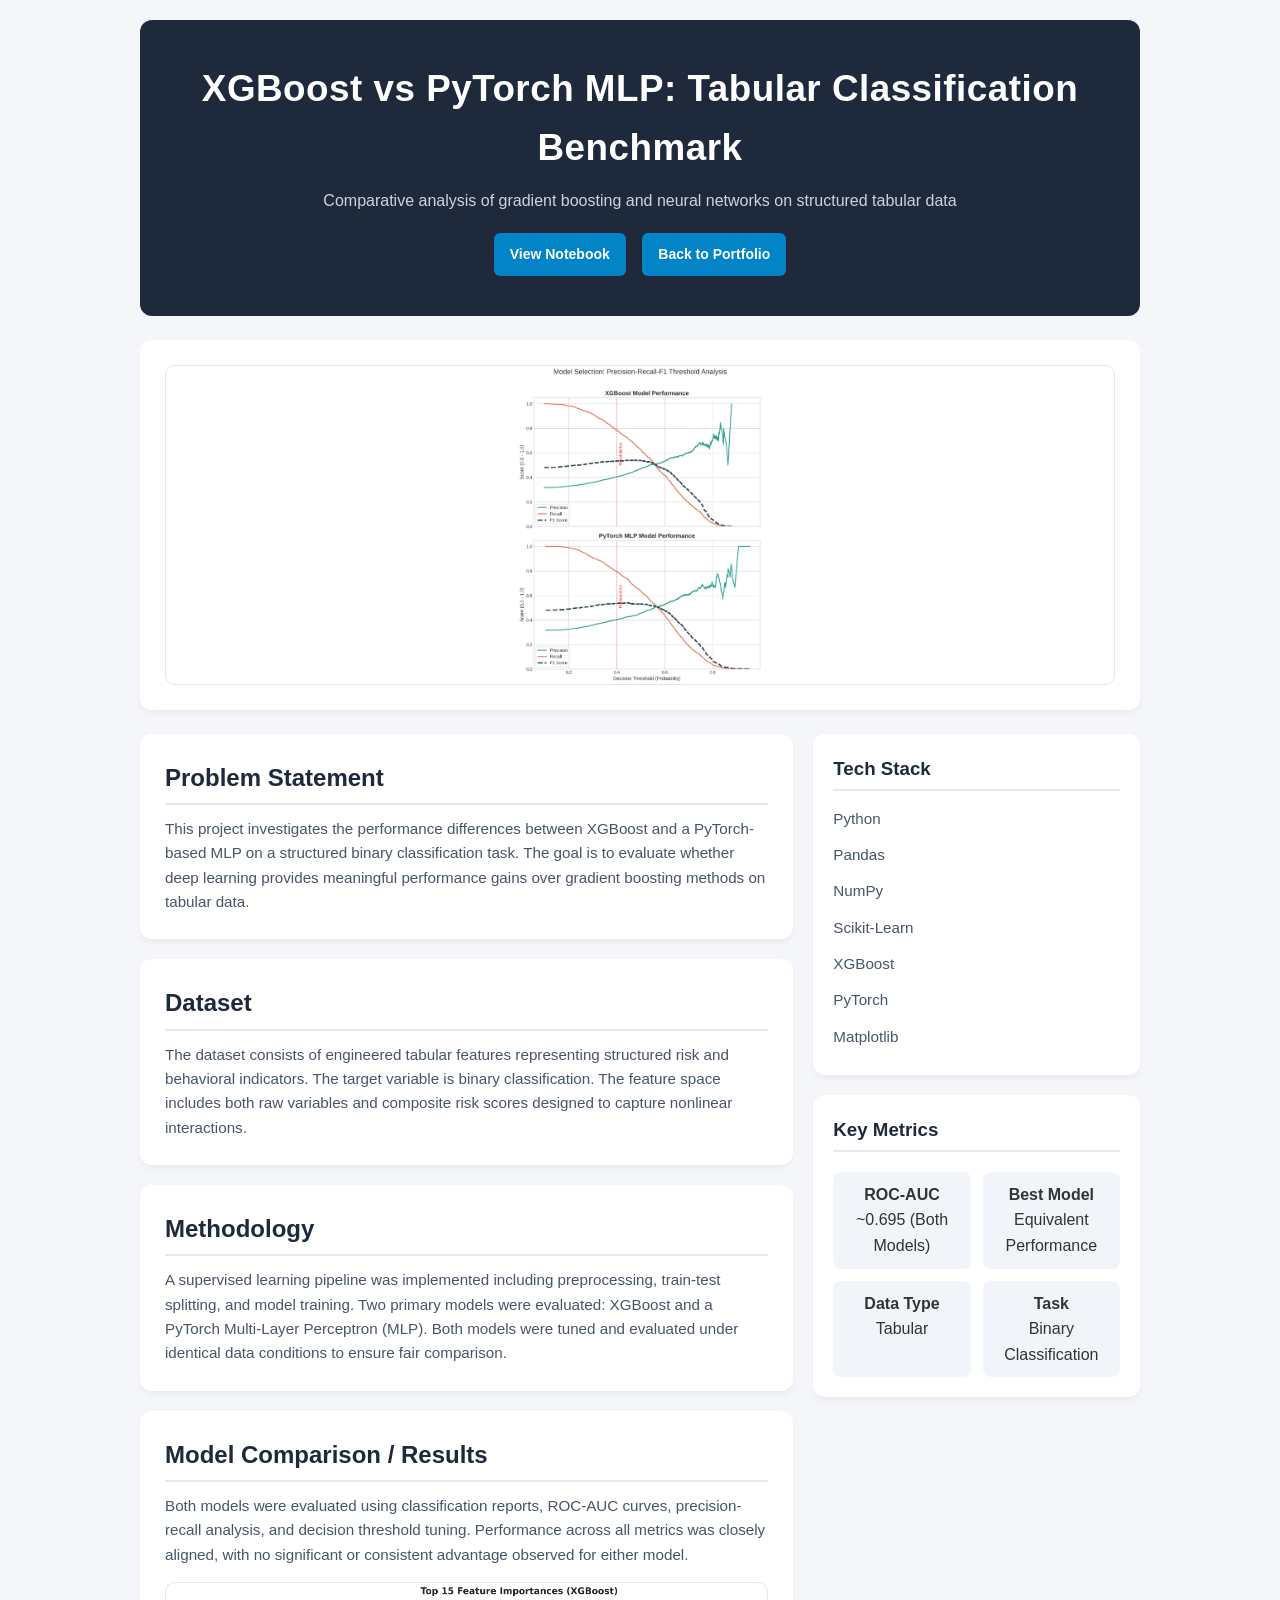
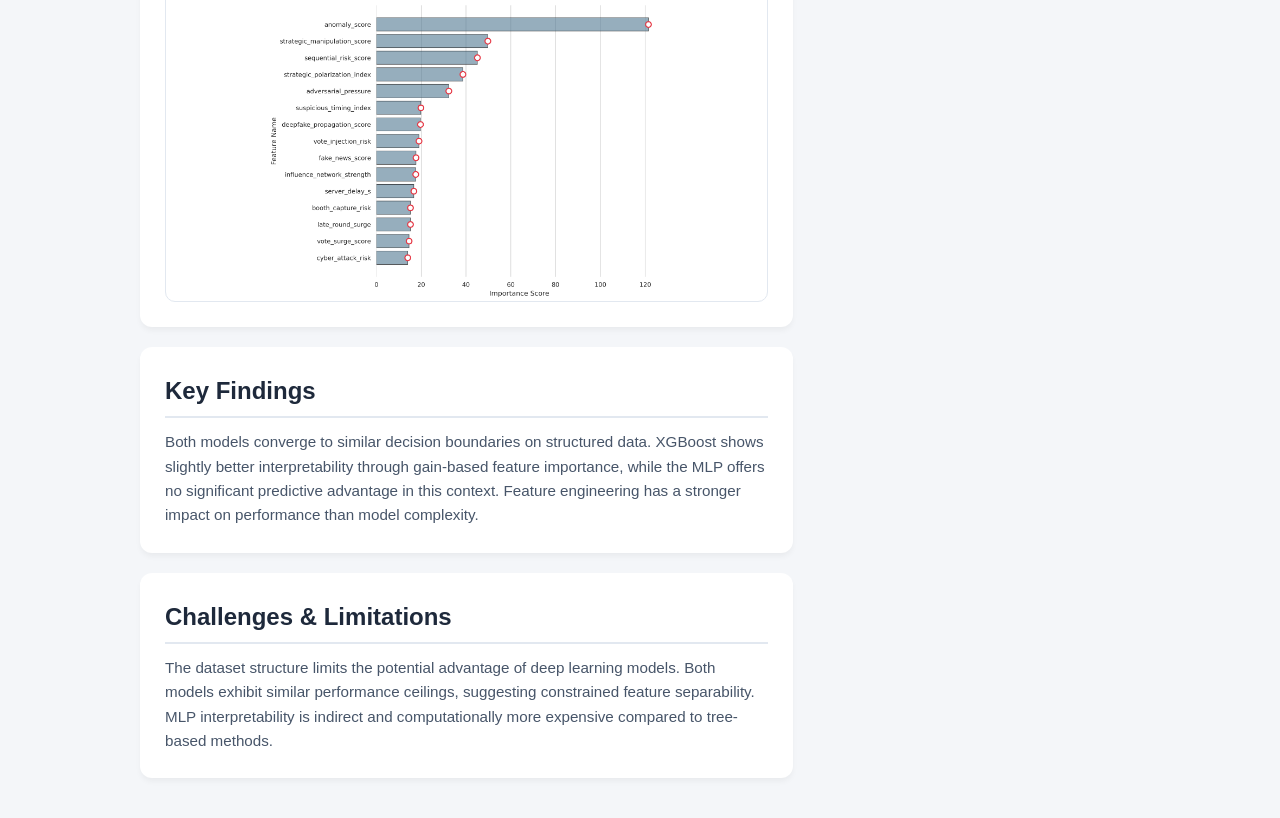
<file: electoral-fraud-detection/pytorch-vs-xgb/project-page.html>
<!DOCTYPE html>
<html>
<head>
    <title>Project Detail</title>
    <link rel="stylesheet" type="text/css" href="project-page.css"/>
    <meta name="viewport" content="width=device-width, initial-scale=1" />
</head>

<body>

<div class="project-page-container">

    <!-- PROJECT TITLE -->
    <header class="project-header">
        <h1>XGBoost vs PyTorch MLP: Tabular Classification Benchmark</h1>
        <p class="project-subtitle">
            Comparative analysis of gradient boosting and neural networks on structured tabular data
        </p>

        <div class="project-links">
            <a href="pytorch_vs_xgb.html">View Notebook</a>
            <a href="https://mikedammy.github.io/data-science-portfolio/index.html">Back to Portfolio</a>
        </div>
    </header>

    <!-- BANNER / VISUALIZATION -->
    <section class="project-banner">
        <div class="image-frame">
            <img src="decision_threshold_curves.png" alt="Threshold Analysis"/>
        </div>
    </section>

    <div class="project-layout">

        <!-- MAIN CONTENT -->
        <main class="project-content">

            <!-- PROBLEM STATEMENT -->
            <section>
                <h2>Problem Statement</h2>
                <p>
                    This project investigates the performance differences between XGBoost and a PyTorch-based MLP
                    on a structured binary classification task. The goal is to evaluate whether deep learning
                    provides meaningful performance gains over gradient boosting methods on tabular data.
                </p>
            </section>

            <!-- DATASET -->
            <section>
                <h2>Dataset</h2>
                <p>
                    The dataset consists of engineered tabular features representing structured risk and behavioral
                    indicators. The target variable is binary classification. The feature space includes both
                    raw variables and composite risk scores designed to capture nonlinear interactions.
                </p>
            </section>

            <!-- METHODOLOGY -->
            <section>
                <h2>Methodology</h2>
                <p>
                    A supervised learning pipeline was implemented including preprocessing, train-test splitting,
                    and model training. Two primary models were evaluated: XGBoost and a PyTorch Multi-Layer Perceptron (MLP).
                    Both models were tuned and evaluated under identical data conditions to ensure fair comparison.
                </p>
            </section>

            <!-- MODEL RESULTS -->
            <section>
                <h2>Model Comparison / Results</h2>
                <p>
                    Both models were evaluated using classification reports, ROC-AUC curves, precision-recall analysis,
                    and decision threshold tuning. Performance across all metrics was closely aligned, with no
                    significant or consistent advantage observed for either model.
                </p>

                <div class="chart-container">
                    <div class="image-frame">
                        <img src="feature_importance_xgb.png" alt="XGB Feature Importances"/>
                    </div>
                </div>
            </section>

            <!-- KEY FINDINGS -->
            <section>
                <h2>Key Findings</h2>
                <p>
                    Both models converge to similar decision boundaries on structured data.
                    XGBoost shows slightly better interpretability through gain-based feature importance,
                    while the MLP offers no significant predictive advantage in this context.
                    Feature engineering has a stronger impact on performance than model complexity.
                </p>
            </section>

            <!-- LIMITATIONS -->
            <section>
                <h2>Challenges & Limitations</h2>
                <p>
                    The dataset structure limits the potential advantage of deep learning models.
                    Both models exhibit similar performance ceilings, suggesting constrained feature separability.
                    MLP interpretability is indirect and computationally more expensive compared to tree-based methods.
                </p>
            </section>

        </main>

        <!-- SIDEBAR -->
        <aside class="project-sidebar">

            <div class="tech-stack">
                <h3>Tech Stack</h3>
                <ul>
                    <li>Python</li>
                    <li>Pandas</li>
                    <li>NumPy</li>
                    <li>Scikit-Learn</li>
                    <li>XGBoost</li>
                    <li>PyTorch</li>
                    <li>Matplotlib</li>
                </ul>
            </div>

            <div class="metrics">
                <h3>Key Metrics</h3>
                <div class="metrics-grid">

                    <div>
                        <strong>ROC-AUC</strong>
                        <p>~0.695 (Both Models)</p>
                    </div>

                    <div>
                        <strong>Best Model</strong>
                        <p>Equivalent Performance</p>
                    </div>

                    <div>
                        <strong>Data Type</strong>
                        <p>Tabular</p>
                    </div>

                    <div>
                        <strong>Task</strong>
                        <p>Binary Classification</p>
                    </div>

                </div>
            </div>

        </aside>

    </div>

</div>

</body>
</html>
</file>
<file: style.css>
/* 1. Global Reset & Setup */
* {
    box-sizing: border-box;
    margin: 0;
    padding: 0;
}

body {
    font-family: 'Segoe UI', Arial, sans-serif;
    background-color: #f4f6f9; /* Soft cool background */
    color: #333333;
    line-height: 1.6;
    padding: 20px;
}

/* Container to center your content gracefully on wide screens */
.main-container {
    max-width: 900px;
    margin: 0 auto;
}

/* 2. Header / Hero Section */
header {
    background-color: #1e293b; /* Deep slate blue/grey */
    color: #ffffff;
    text-align: center;
    padding: 40px 20px;
    border-radius: 12px;
    margin-bottom: 24px;
}

header h1 {
    font-size: 2.5rem;
    letter-spacing: 1px;
    margin-bottom: 10px;
}

header #subtitle {
    font-size: 1.1rem;
    color: #94a3b8;
    margin-bottom: 15px;
}

header #interests {
    font-size: 0.95rem;
    color: #cbd5e1;
    max-width: 600px;
    margin: 0 auto 25px auto;
}

header #cta {
    margin-top: 20px;
}

header a {
    text-decoration: none;
    font-size: 16px;
    font-weight: 600;
    color: #ffffff;
    background-color: #0284c7; /* Sharp blue/teal accent */
    padding: 10px 20px;
    border-radius: 6px;
    margin: 0 8px;
    transition: all 0.3s ease;
    display: inline-block;
}

header a:hover {
    background-color: #ffffff;
    color: #0284c7;
    transform: translateY(-2px);
}

/* 3. Common Section Styling */
#about, #skills, #project-div {
    background-color: #ffffff;
    padding: 30px;
    border-radius: 12px;
    margin-bottom: 24px;
    box-shadow: 0 4px 6px -1px rgba(0, 0, 0, 0.05);
}

h2 {
    color: #1e293b;
    margin-bottom: 15px;
    position: relative;
    padding-bottom: 8px;
    border-bottom: 2px solid #e2e8f0;
}

/* 4. About & Learning Badges */
#about h3 {
    margin-top: 20px;
    margin-bottom: 10px;
    font-size: 1rem;
    color: #64748b;
}

/* Turning those disabled buttons into sleek static tags */
#about button, .stack-btn {
    border: none;
    border-radius: 20px;
    padding: 6px 14px;
    margin: 4px 4px;
    background-color: #f1f5f9;
    color: #475569;
    font-size: 14px;
    font-weight: 500;
    cursor: default;
}

/* 5. Skills Stack Section */
.stack-div {
    margin-bottom: 20px;
}

.stack-div h3 {
    font-size: 1.1rem;
    color: #475569;
    margin-bottom: 10px;
}

.stack-btn {
    background-color: #e0f2fe;
    color: #0369a1; /* Blue theme for skills */
}

/* 6. Projects Section */
#project-div h2 {
    text-align: left;
}

.project-container {
    border: 1px solid #e2e8f0;
    border-radius: 8px;
    padding: 20px;
    margin-bottom: 20px;
    background-color: #ffffff;
}

.project-container h3 {
    color: #1e293b;
    margin-bottom: 10px;
}

.project-container ul {
    margin-left: 20px;
    margin-bottom: 15px;
    color: #475569;
}

.project-container li {
    margin-bottom: 8px;
}

.project-container p {
    text-align: left;
    margin-top: 15px;
}

.project-container a {
    text-decoration: none;
    background-color: #ffffff;
    color: #0284c7;
    border: 1px solid #0284c7;
    padding: 8px 16px;
    font-size: 14px;
    font-weight: 600;
    border-radius: 6px;
    margin-right: 10px;
    transition: all 0.2s ease;
    display: inline-block;
}

.project-container a:hover {
    background-color: #0284c7;
    color: #ffffff;
}

/* 7. Footer */
footer {
    background-color: #1e293b;
    color: #94a3b8;
    padding: 30px;
    border-radius: 12px;
    text-align: center;
    font-size: 14px;
}

footer a {
    color: #cbd5e1;
    text-decoration: none;
    margin: 0 5px;
}

footer a:hover {
    color: #ffffff;
    text-decoration: underline;
}
</file>
<file: credit-card-clustering/project-page.css>
/* =========================
   1. Global Reset & Base
========================= */

* {
    box-sizing: border-box;
    margin: 0;
    padding: 0;
}

body {
    font-family: 'Segoe UI', Arial, sans-serif;
    background-color: #f4f6f9;
    color: #333333;
    line-height: 1.6;
    padding: 20px;
}

/* Center container */
.project-page-container {
    max-width: 1000px;
    margin: 0 auto;
}

/* =========================
   2. Project Header
========================= */

.project-header {
    background-color: #1e293b;
    color: #ffffff;
    text-align: center;
    padding: 40px 20px;
    border-radius: 12px;
    margin-bottom: 24px;
}

.project-header h1 {
    font-size: 2.3rem;
    margin-bottom: 10px;
    letter-spacing: 0.5px;
}

.project-subtitle {
    font-size: 1rem;
    color: #cbd5e1;
    max-width: 650px;
    margin: 0 auto 20px auto;
}

/* Links */
.project-links a {
    text-decoration: none;
    font-size: 14px;
    font-weight: 600;
    color: #ffffff;
    background-color: #0284c7;
    padding: 10px 16px;
    border-radius: 6px;
    margin: 0 6px;
    display: inline-block;
    transition: 0.3s ease;
}

.project-links a:hover {
    background-color: #ffffff;
    color: #0284c7;
    transform: translateY(-2px);
}

/* =========================
   3. Banner Section
========================= */

.project-banner {
    background-color: #ffffff;
    border-radius: 12px;
    padding: 25px;
    margin-bottom: 24px;
    box-shadow: 0 4px 6px -1px rgba(0,0,0,0.05);
}

.banner-placeholder {
    height: 220px;
    background-color: #e2e8f0;
    border-radius: 10px;
    overflow: hidden;

    display: flex;
    align-items: center;
    justify-content: center;
}

.banner-placeholder img {
    max-width: 100%;
    max-height: 100%;
    object-fit: contain;
    display: block;
}

.image-frame {
    width: 100%;
    height: 320px;              /* critical: controls chaos */
    background-color: #ffffff;
    border-radius: 10px;
    overflow: hidden;

    display: flex;
    align-items: center;
    justify-content: center;
    border: 1px solid #e2e8f0;
}


.image-frame img {
    max-width: 100%;
    max-height: 100%;
    object-fit: contain;  /* prevents cropping + overflow */
    display: block;
}

.chart-container {
    margin-top: 15px;
}

/* =========================
   4. Layout (Content + Sidebar)
========================= */

.project-layout {
    display: flex;
    gap: 20px;
    align-items: flex-start;
}

/* MAIN CONTENT */
.project-content {
    flex: 2;
}

/* SIDEBAR */
.project-sidebar {
    flex: 1;
}

/* =========================
   5. Content Sections
========================= */

.project-content section {
    background-color: #ffffff;
    padding: 25px;
    border-radius: 12px;
    margin-bottom: 20px;
    box-shadow: 0 4px 6px -1px rgba(0,0,0,0.05);
}

.project-content h2 {
    color: #1e293b;
    margin-bottom: 12px;
    padding-bottom: 6px;
    border-bottom: 2px solid #e2e8f0;
}

.project-content p {
    color: #475569;
    font-size: 0.95rem;
}

/* =========================
   6. Charts / Visuals
========================= */

.chart-placeholder {
    margin-top: 15px;
    height: 200px;
    background-color: #f1f5f9;
    border-radius: 10px;
    display: flex;
    align-items: center;
    justify-content: center;
    color: #64748b;
    font-size: 14px;
    border: 1px dashed #cbd5e1;
}

/* =========================
   7. Sidebar
========================= */

.project-sidebar {
    display: flex;
    flex-direction: column;
    gap: 20px;
}

.project-sidebar > div {
    width: 100%;
}

/* Tech Stack + Metrics cards */
.tech-stack,
.metrics {
    background-color: #ffffff;
    padding: 20px;
    border-radius: 12px;
    box-shadow: 0 4px 6px -1px rgba(0,0,0,0.05);
    width: 100%;
    box-sizing: border-box;
}

.tech-stack h3,
.metrics h3 {
    color: #1e293b;
    margin-bottom: 10px;
    border-bottom: 2px solid #e2e8f0;
    padding-bottom: 5px;
}

.tech-stack ul {
    list-style: none;
}

.tech-stack li {
    padding: 6px 0;
    color: #475569;
    font-size: 0.95rem;
}

/* Metric styling */
.metrics {
    display: flex;
    flex-direction: column;
}

.metrics-grid {
    display: grid;
    grid-template-columns: repeat(2, 1fr);
    gap: 12px;
    margin-top: 10px;
}

.metrics-grid div {
    background-color: #f1f5f9;
    padding: 10px;
    border-radius: 8px;
    text-align: center;
}

/* =========================
   8. Responsive Design
========================= */

@media (max-width: 768px) {

    .project-layout {
        flex-direction: column;
    }

    .project-header h1 {
        font-size: 1.8rem;
    }

    .project-links a {
        margin: 6px 4px;
        display: inline-block;
    }

    .banner-placeholder {
        height: 160px;
    }
}
</file>
<file: electoral-fraud-detection/project-page.css>
/* =========================
   1. Global Reset & Base
========================= */

* {
    box-sizing: border-box;
    margin: 0;
    padding: 0;
}

body {
    font-family: 'Segoe UI', Arial, sans-serif;
    background-color: #f4f6f9;
    color: #333333;
    line-height: 1.6;
    padding: 20px;
}

/* Center container */
.project-page-container {
    max-width: 1000px;
    margin: 0 auto;
}

/* =========================
   2. Project Header
========================= */

.project-header {
    background-color: #1e293b;
    color: #ffffff;
    text-align: center;
    padding: 40px 20px;
    border-radius: 12px;
    margin-bottom: 24px;
}

.project-header h1 {
    font-size: 2.3rem;
    margin-bottom: 10px;
    letter-spacing: 0.5px;
}

.project-subtitle {
    font-size: 1rem;
    color: #cbd5e1;
    max-width: 650px;
    margin: 0 auto 20px auto;
}

/* Links */
.project-links a {
    text-decoration: none;
    font-size: 14px;
    font-weight: 600;
    color: #ffffff;
    background-color: #0284c7;
    padding: 10px 16px;
    border-radius: 6px;
    margin: 0 6px;
    display: inline-block;
    transition: 0.3s ease;
}

.project-links a:hover {
    background-color: #ffffff;
    color: #0284c7;
    transform: translateY(-2px);
}

/* =========================
   3. Banner Section
========================= */

.project-banner {
    background-color: #ffffff;
    border-radius: 12px;
    padding: 25px;
    margin-bottom: 24px;
    box-shadow: 0 4px 6px -1px rgba(0,0,0,0.05);
}

.banner-placeholder {
    height: 220px;
    background-color: #e2e8f0;
    border-radius: 10px;
    overflow: hidden;

    display: flex;
    align-items: center;
    justify-content: center;
}

.banner-placeholder img {
    max-width: 100%;
    max-height: 100%;
    object-fit: contain;
    display: block;
}

.image-frame {
    width: 100%;
    height: 320px;              /* critical: controls chaos */
    background-color: #ffffff;
    border-radius: 10px;
    overflow: hidden;

    display: flex;
    align-items: center;
    justify-content: center;
    border: 1px solid #e2e8f0;
}


.image-frame img {
    max-width: 100%;
    max-height: 100%;
    object-fit: contain;  /* prevents cropping + overflow */
    display: block;
}

.chart-container {
    margin-top: 15px;
}

/* =========================
   4. Layout (Content + Sidebar)
========================= */

.project-layout {
    display: flex;
    gap: 20px;
    align-items: flex-start;
}

/* MAIN CONTENT */
.project-content {
    flex: 2;
}

/* SIDEBAR */
.project-sidebar {
    flex: 1;
}

/* =========================
   5. Content Sections
========================= */

.project-content section {
    background-color: #ffffff;
    padding: 25px;
    border-radius: 12px;
    margin-bottom: 20px;
    box-shadow: 0 4px 6px -1px rgba(0,0,0,0.05);
}

.project-content h2 {
    color: #1e293b;
    margin-bottom: 12px;
    padding-bottom: 6px;
    border-bottom: 2px solid #e2e8f0;
}

.project-content p {
    color: #475569;
    font-size: 0.95rem;
}

/* =========================
   6. Charts / Visuals
========================= */

.chart-placeholder {
    margin-top: 15px;
    height: 200px;
    background-color: #f1f5f9;
    border-radius: 10px;
    display: flex;
    align-items: center;
    justify-content: center;
    color: #64748b;
    font-size: 14px;
    border: 1px dashed #cbd5e1;
}

/* =========================
   7. Sidebar
========================= */

.project-sidebar {
    display: flex;
    flex-direction: column;
    gap: 20px;
}

.project-sidebar > div {
    width: 100%;
}

/* Tech Stack + Metrics cards */
.tech-stack,
.metrics {
    background-color: #ffffff;
    padding: 20px;
    border-radius: 12px;
    box-shadow: 0 4px 6px -1px rgba(0,0,0,0.05);
    width: 100%;
    box-sizing: border-box;
}

.tech-stack h3,
.metrics h3 {
    color: #1e293b;
    margin-bottom: 10px;
    border-bottom: 2px solid #e2e8f0;
    padding-bottom: 5px;
}

.tech-stack ul {
    list-style: none;
}

.tech-stack li {
    padding: 6px 0;
    color: #475569;
    font-size: 0.95rem;
}

/* Metric styling */
.metrics {
    display: flex;
    flex-direction: column;
}

.metrics-grid {
    display: grid;
    grid-template-columns: repeat(2, 1fr);
    gap: 12px;
    margin-top: 10px;
}

.metrics-grid div {
    background-color: #f1f5f9;
    padding: 10px;
    border-radius: 8px;
    text-align: center;
}

/* =========================
   8. Responsive Design
========================= */

@media (max-width: 768px) {

    .project-layout {
        flex-direction: column;
    }

    .project-header h1 {
        font-size: 1.8rem;
    }

    .project-links a {
        margin: 6px 4px;
        display: inline-block;
    }

    .banner-placeholder {
        height: 160px;
    }
}
</file>
<file: f1-pit-stop-project/project-page.css>
/* =========================
   1. Global Reset & Base
========================= */

* {
    box-sizing: border-box;
    margin: 0;
    padding: 0;
}

body {
    font-family: 'Segoe UI', Arial, sans-serif;
    background-color: #f4f6f9;
    color: #333333;
    line-height: 1.6;
    padding: 20px;
}

/* Center container */
.project-page-container {
    max-width: 1000px;
    margin: 0 auto;
}

/* =========================
   2. Project Header
========================= */

.project-header {
    background-color: #1e293b;
    color: #ffffff;
    text-align: center;
    padding: 40px 20px;
    border-radius: 12px;
    margin-bottom: 24px;
}

.project-header h1 {
    font-size: 2.3rem;
    margin-bottom: 10px;
    letter-spacing: 0.5px;
}

.project-subtitle {
    font-size: 1rem;
    color: #cbd5e1;
    max-width: 650px;
    margin: 0 auto 20px auto;
}

/* Links */
.project-links a {
    text-decoration: none;
    font-size: 14px;
    font-weight: 600;
    color: #ffffff;
    background-color: #0284c7;
    padding: 10px 16px;
    border-radius: 6px;
    margin: 0 6px;
    display: inline-block;
    transition: 0.3s ease;
}

.project-links a:hover {
    background-color: #ffffff;
    color: #0284c7;
    transform: translateY(-2px);
}

/* =========================
   3. Banner Section
========================= */

.project-banner {
    background-color: #ffffff;
    border-radius: 12px;
    padding: 25px;
    margin-bottom: 24px;
    box-shadow: 0 4px 6px -1px rgba(0,0,0,0.05);
}

.banner-placeholder {
    height: 220px;
    background-color: #e2e8f0;
    border-radius: 10px;
    overflow: hidden;

    display: flex;
    align-items: center;
    justify-content: center;
}

.banner-placeholder img {
    max-width: 100%;
    max-height: 100%;
    object-fit: contain;
    display: block;
}

.image-frame {
    width: 100%;
    height: 320px;              /* critical: controls chaos */
    background-color: #ffffff;
    border-radius: 10px;
    overflow: hidden;

    display: flex;
    align-items: center;
    justify-content: center;
    border: 1px solid #e2e8f0;
}


.image-frame img {
    max-width: 100%;
    max-height: 100%;
    object-fit: contain;  /* prevents cropping + overflow */
    display: block;
}

.chart-container {
    margin-top: 15px;
}

/* =========================
   4. Layout (Content + Sidebar)
========================= */

.project-layout {
    display: flex;
    gap: 20px;
    align-items: flex-start;
}

/* MAIN CONTENT */
.project-content {
    flex: 2;
}

/* SIDEBAR */
.project-sidebar {
    flex: 1;
}

/* =========================
   5. Content Sections
========================= */

.project-content section {
    background-color: #ffffff;
    padding: 25px;
    border-radius: 12px;
    margin-bottom: 20px;
    box-shadow: 0 4px 6px -1px rgba(0,0,0,0.05);
}

.project-content h2 {
    color: #1e293b;
    margin-bottom: 12px;
    padding-bottom: 6px;
    border-bottom: 2px solid #e2e8f0;
}

.project-content p {
    color: #475569;
    font-size: 0.95rem;
}

/* =========================
   6. Charts / Visuals
========================= */

.chart-placeholder {
    margin-top: 15px;
    height: 200px;
    background-color: #f1f5f9;
    border-radius: 10px;
    display: flex;
    align-items: center;
    justify-content: center;
    color: #64748b;
    font-size: 14px;
    border: 1px dashed #cbd5e1;
}

/* =========================
   7. Sidebar
========================= */

.project-sidebar {
    display: flex;
    flex-direction: column;
    gap: 20px;
}

.project-sidebar > div {
    width: 100%;
}

/* Tech Stack + Metrics cards */
.tech-stack,
.metrics {
    background-color: #ffffff;
    padding: 20px;
    border-radius: 12px;
    box-shadow: 0 4px 6px -1px rgba(0,0,0,0.05);
    width: 100%;
    box-sizing: border-box;
}

.tech-stack h3,
.metrics h3 {
    color: #1e293b;
    margin-bottom: 10px;
    border-bottom: 2px solid #e2e8f0;
    padding-bottom: 5px;
}

.tech-stack ul {
    list-style: none;
}

.tech-stack li {
    padding: 6px 0;
    color: #475569;
    font-size: 0.95rem;
}

/* Metric styling */
.metrics {
    display: flex;
    flex-direction: column;
}

.metrics-grid {
    display: grid;
    grid-template-columns: repeat(2, 1fr);
    gap: 12px;
    margin-top: 10px;
}

.metrics-grid div {
    background-color: #f1f5f9;
    padding: 10px;
    border-radius: 8px;
    text-align: center;
}

/* =========================
   8. Responsive Design
========================= */

@media (max-width: 768px) {

    .project-layout {
        flex-direction: column;
    }

    .project-header h1 {
        font-size: 1.8rem;
    }

    .project-links a {
        margin: 6px 4px;
        display: inline-block;
    }

    .banner-placeholder {
        height: 160px;
    }
}
</file>
<file: housing-price-project/project-page.css>
/* =========================
   1. Global Reset & Base
========================= */

* {
    box-sizing: border-box;
    margin: 0;
    padding: 0;
}

body {
    font-family: 'Segoe UI', Arial, sans-serif;
    background-color: #f4f6f9;
    color: #333333;
    line-height: 1.6;
    padding: 20px;
}

/* Center container */
.project-page-container {
    max-width: 1000px;
    margin: 0 auto;
}

/* =========================
   2. Project Header
========================= */

.project-header {
    background-color: #1e293b;
    color: #ffffff;
    text-align: center;
    padding: 40px 20px;
    border-radius: 12px;
    margin-bottom: 24px;
}

.project-header h1 {
    font-size: 2.3rem;
    margin-bottom: 10px;
    letter-spacing: 0.5px;
}

.project-subtitle {
    font-size: 1rem;
    color: #cbd5e1;
    max-width: 650px;
    margin: 0 auto 20px auto;
}

/* Links */
.project-links a {
    text-decoration: none;
    font-size: 14px;
    font-weight: 600;
    color: #ffffff;
    background-color: #0284c7;
    padding: 10px 16px;
    border-radius: 6px;
    margin: 0 6px;
    display: inline-block;
    transition: 0.3s ease;
}

.project-links a:hover {
    background-color: #ffffff;
    color: #0284c7;
    transform: translateY(-2px);
}

/* =========================
   3. Banner Section
========================= */

.project-banner {
    background-color: #ffffff;
    border-radius: 12px;
    padding: 25px;
    margin-bottom: 24px;
    box-shadow: 0 4px 6px -1px rgba(0,0,0,0.05);
}

.banner-placeholder {
    height: 220px;
    background-color: #e2e8f0;
    border-radius: 10px;
    overflow: hidden;

    display: flex;
    align-items: center;
    justify-content: center;
}

.banner-placeholder img {
    max-width: 100%;
    max-height: 100%;
    object-fit: contain;
    display: block;
}

.image-frame {
    width: 100%;
    height: 320px;              /* critical: controls chaos */
    background-color: #ffffff;
    border-radius: 10px;
    overflow: hidden;

    display: flex;
    align-items: center;
    justify-content: center;
    border: 1px solid #e2e8f0;
}


.image-frame img {
    max-width: 100%;
    max-height: 100%;
    object-fit: contain;  /* prevents cropping + overflow */
    display: block;
}

.chart-container {
    margin-top: 15px;
}

/* =========================
   4. Layout (Content + Sidebar)
========================= */

.project-layout {
    display: flex;
    gap: 20px;
    align-items: flex-start;
}

/* MAIN CONTENT */
.project-content {
    flex: 2;
}

/* SIDEBAR */
.project-sidebar {
    flex: 1;
}

/* =========================
   5. Content Sections
========================= */

.project-content section {
    background-color: #ffffff;
    padding: 25px;
    border-radius: 12px;
    margin-bottom: 20px;
    box-shadow: 0 4px 6px -1px rgba(0,0,0,0.05);
}

.project-content h2 {
    color: #1e293b;
    margin-bottom: 12px;
    padding-bottom: 6px;
    border-bottom: 2px solid #e2e8f0;
}

.project-content p {
    color: #475569;
    font-size: 0.95rem;
}

/* =========================
   6. Charts / Visuals
========================= */

.chart-placeholder {
    margin-top: 15px;
    height: 200px;
    background-color: #f1f5f9;
    border-radius: 10px;
    display: flex;
    align-items: center;
    justify-content: center;
    color: #64748b;
    font-size: 14px;
    border: 1px dashed #cbd5e1;
}

/* =========================
   7. Sidebar
========================= */

.project-sidebar {
    display: flex;
    flex-direction: column;
    gap: 20px;
}

.project-sidebar > div {
    width: 100%;
}

/* Tech Stack + Metrics cards */
.tech-stack,
.metrics {
    background-color: #ffffff;
    padding: 20px;
    border-radius: 12px;
    box-shadow: 0 4px 6px -1px rgba(0,0,0,0.05);
    width: 100%;
    box-sizing: border-box;
}

.tech-stack h3,
.metrics h3 {
    color: #1e293b;
    margin-bottom: 10px;
    border-bottom: 2px solid #e2e8f0;
    padding-bottom: 5px;
}

.tech-stack ul {
    list-style: none;
}

.tech-stack li {
    padding: 6px 0;
    color: #475569;
    font-size: 0.95rem;
}

/* Metric styling */
.metrics {
    display: flex;
    flex-direction: column;
}

.metrics-grid {
    display: grid;
    grid-template-columns: repeat(2, 1fr);
    gap: 12px;
    margin-top: 10px;
}

.metrics-grid div {
    background-color: #f1f5f9;
    padding: 10px;
    border-radius: 8px;
    text-align: center;
}

/* =========================
   8. Responsive Design
========================= */

@media (max-width: 768px) {

    .project-layout {
        flex-direction: column;
    }

    .project-header h1 {
        font-size: 1.8rem;
    }

    .project-links a {
        margin: 6px 4px;
        display: inline-block;
    }

    .banner-placeholder {
        height: 160px;
    }
}
</file>
<file: electoral-fraud-detection/pytorch-vs-xgb/project-page.css>
/* =========================
   1. Global Reset & Base
========================= */

* {
    box-sizing: border-box;
    margin: 0;
    padding: 0;
}

body {
    font-family: 'Segoe UI', Arial, sans-serif;
    background-color: #f4f6f9;
    color: #333333;
    line-height: 1.6;
    padding: 20px;
}

/* Center container */
.project-page-container {
    max-width: 1000px;
    margin: 0 auto;
}

/* =========================
   2. Project Header
========================= */

.project-header {
    background-color: #1e293b;
    color: #ffffff;
    text-align: center;
    padding: 40px 20px;
    border-radius: 12px;
    margin-bottom: 24px;
}

.project-header h1 {
    font-size: 2.3rem;
    margin-bottom: 10px;
    letter-spacing: 0.5px;
}

.project-subtitle {
    font-size: 1rem;
    color: #cbd5e1;
    max-width: 650px;
    margin: 0 auto 20px auto;
}

/* Links */
.project-links a {
    text-decoration: none;
    font-size: 14px;
    font-weight: 600;
    color: #ffffff;
    background-color: #0284c7;
    padding: 10px 16px;
    border-radius: 6px;
    margin: 0 6px;
    display: inline-block;
    transition: 0.3s ease;
}

.project-links a:hover {
    background-color: #ffffff;
    color: #0284c7;
    transform: translateY(-2px);
}

/* =========================
   3. Banner Section
========================= */

.project-banner {
    background-color: #ffffff;
    border-radius: 12px;
    padding: 25px;
    margin-bottom: 24px;
    box-shadow: 0 4px 6px -1px rgba(0,0,0,0.05);
}

.banner-placeholder {
    height: 220px;
    background-color: #e2e8f0;
    border-radius: 10px;
    overflow: hidden;

    display: flex;
    align-items: center;
    justify-content: center;
}

.banner-placeholder img {
    max-width: 100%;
    max-height: 100%;
    object-fit: contain;
    display: block;
}

.image-frame {
    width: 100%;
    height: 320px;              /* critical: controls chaos */
    background-color: #ffffff;
    border-radius: 10px;
    overflow: hidden;

    display: flex;
    align-items: center;
    justify-content: center;
    border: 1px solid #e2e8f0;
}


.image-frame img {
    max-width: 100%;
    max-height: 100%;
    object-fit: contain;  /* prevents cropping + overflow */
    display: block;
}

.chart-container {
    margin-top: 15px;
}

/* =========================
   4. Layout (Content + Sidebar)
========================= */

.project-layout {
    display: flex;
    gap: 20px;
    align-items: flex-start;
}

/* MAIN CONTENT */
.project-content {
    flex: 2;
}

/* SIDEBAR */
.project-sidebar {
    flex: 1;
}

/* =========================
   5. Content Sections
========================= */

.project-content section {
    background-color: #ffffff;
    padding: 25px;
    border-radius: 12px;
    margin-bottom: 20px;
    box-shadow: 0 4px 6px -1px rgba(0,0,0,0.05);
}

.project-content h2 {
    color: #1e293b;
    margin-bottom: 12px;
    padding-bottom: 6px;
    border-bottom: 2px solid #e2e8f0;
}

.project-content p {
    color: #475569;
    font-size: 0.95rem;
}

/* =========================
   6. Charts / Visuals
========================= */

.chart-placeholder {
    margin-top: 15px;
    height: 200px;
    background-color: #f1f5f9;
    border-radius: 10px;
    display: flex;
    align-items: center;
    justify-content: center;
    color: #64748b;
    font-size: 14px;
    border: 1px dashed #cbd5e1;
}

/* =========================
   7. Sidebar
========================= */

.project-sidebar {
    display: flex;
    flex-direction: column;
    gap: 20px;
}

.project-sidebar > div {
    width: 100%;
}

/* Tech Stack + Metrics cards */
.tech-stack,
.metrics {
    background-color: #ffffff;
    padding: 20px;
    border-radius: 12px;
    box-shadow: 0 4px 6px -1px rgba(0,0,0,0.05);
    width: 100%;
    box-sizing: border-box;
}

.tech-stack h3,
.metrics h3 {
    color: #1e293b;
    margin-bottom: 10px;
    border-bottom: 2px solid #e2e8f0;
    padding-bottom: 5px;
}

.tech-stack ul {
    list-style: none;
}

.tech-stack li {
    padding: 6px 0;
    color: #475569;
    font-size: 0.95rem;
}

/* Metric styling */
.metrics {
    display: flex;
    flex-direction: column;
}

.metrics-grid {
    display: grid;
    grid-template-columns: repeat(2, 1fr);
    gap: 12px;
    margin-top: 10px;
}

.metrics-grid div {
    background-color: #f1f5f9;
    padding: 10px;
    border-radius: 8px;
    text-align: center;
}

/* =========================
   8. Responsive Design
========================= */

@media (max-width: 768px) {

    .project-layout {
        flex-direction: column;
    }

    .project-header h1 {
        font-size: 1.8rem;
    }

    .project-links a {
        margin: 6px 4px;
        display: inline-block;
    }

    .banner-placeholder {
        height: 160px;
    }
}
</file>
